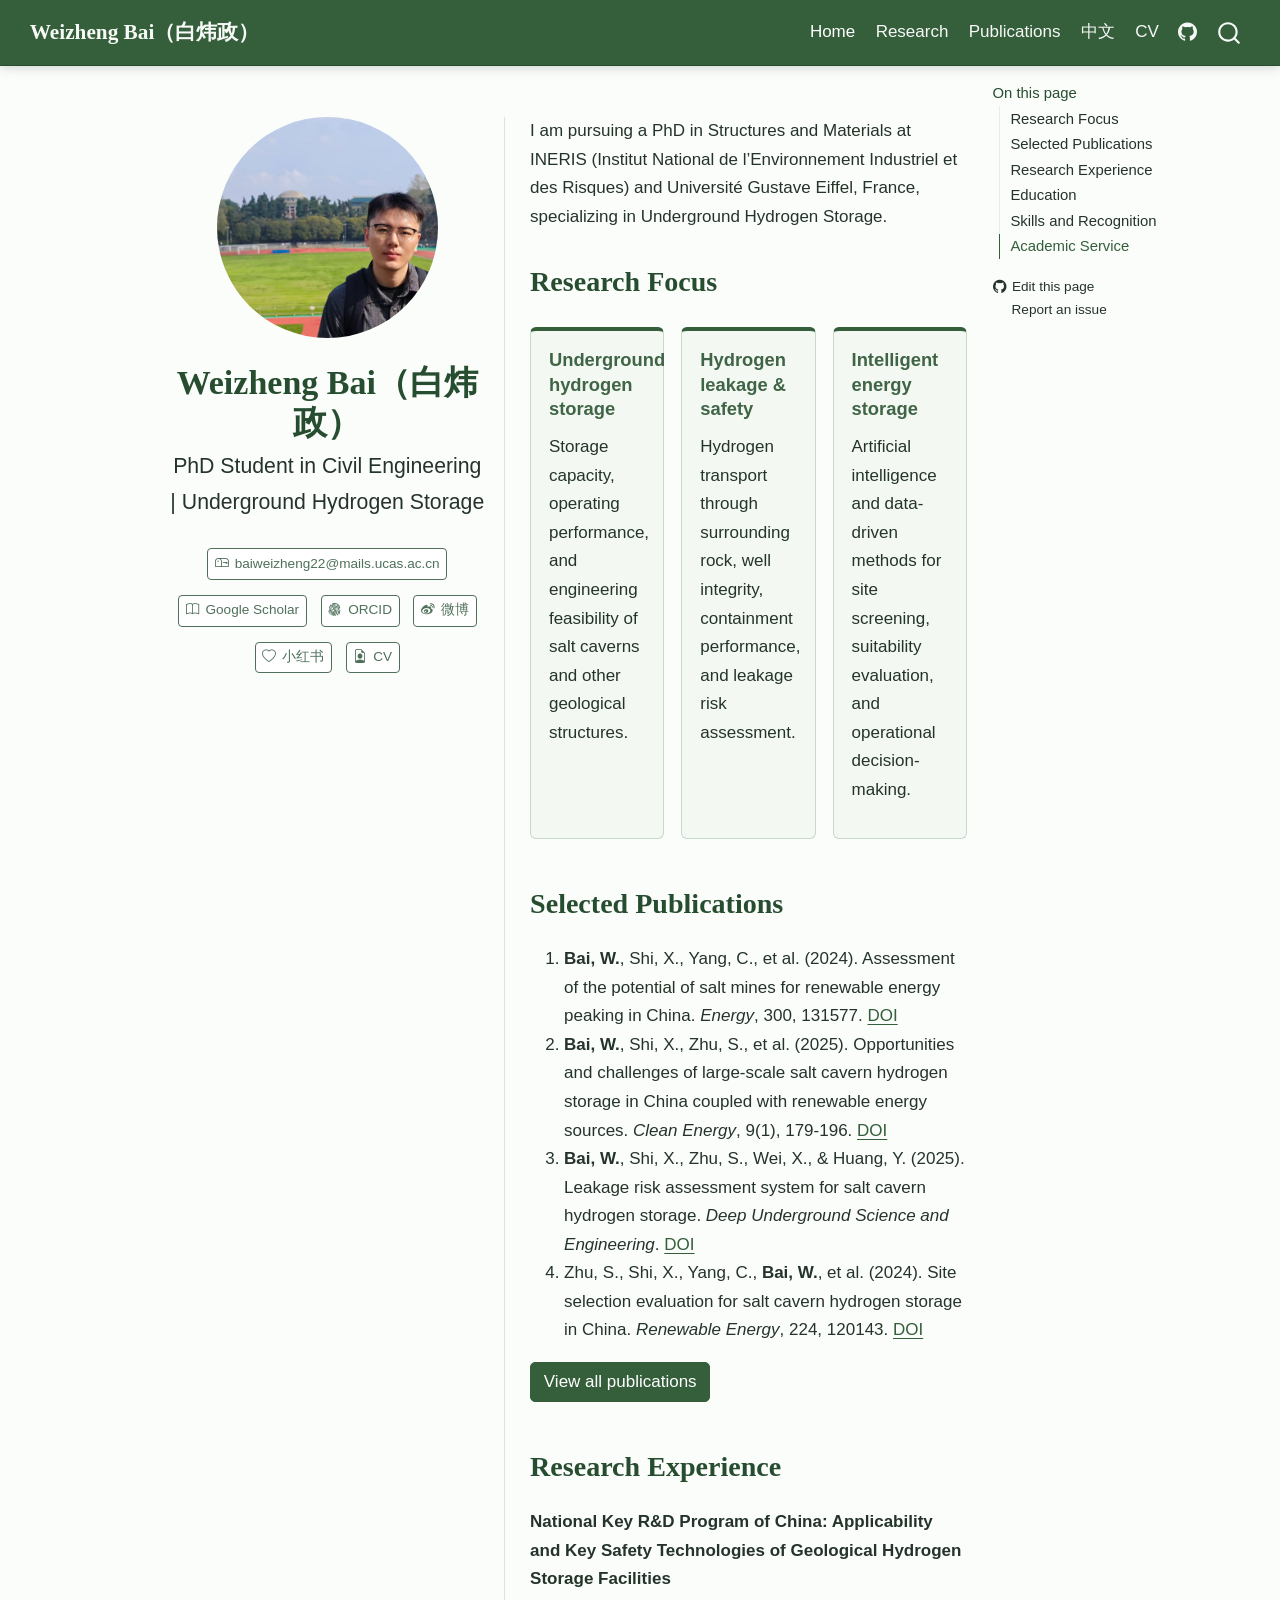
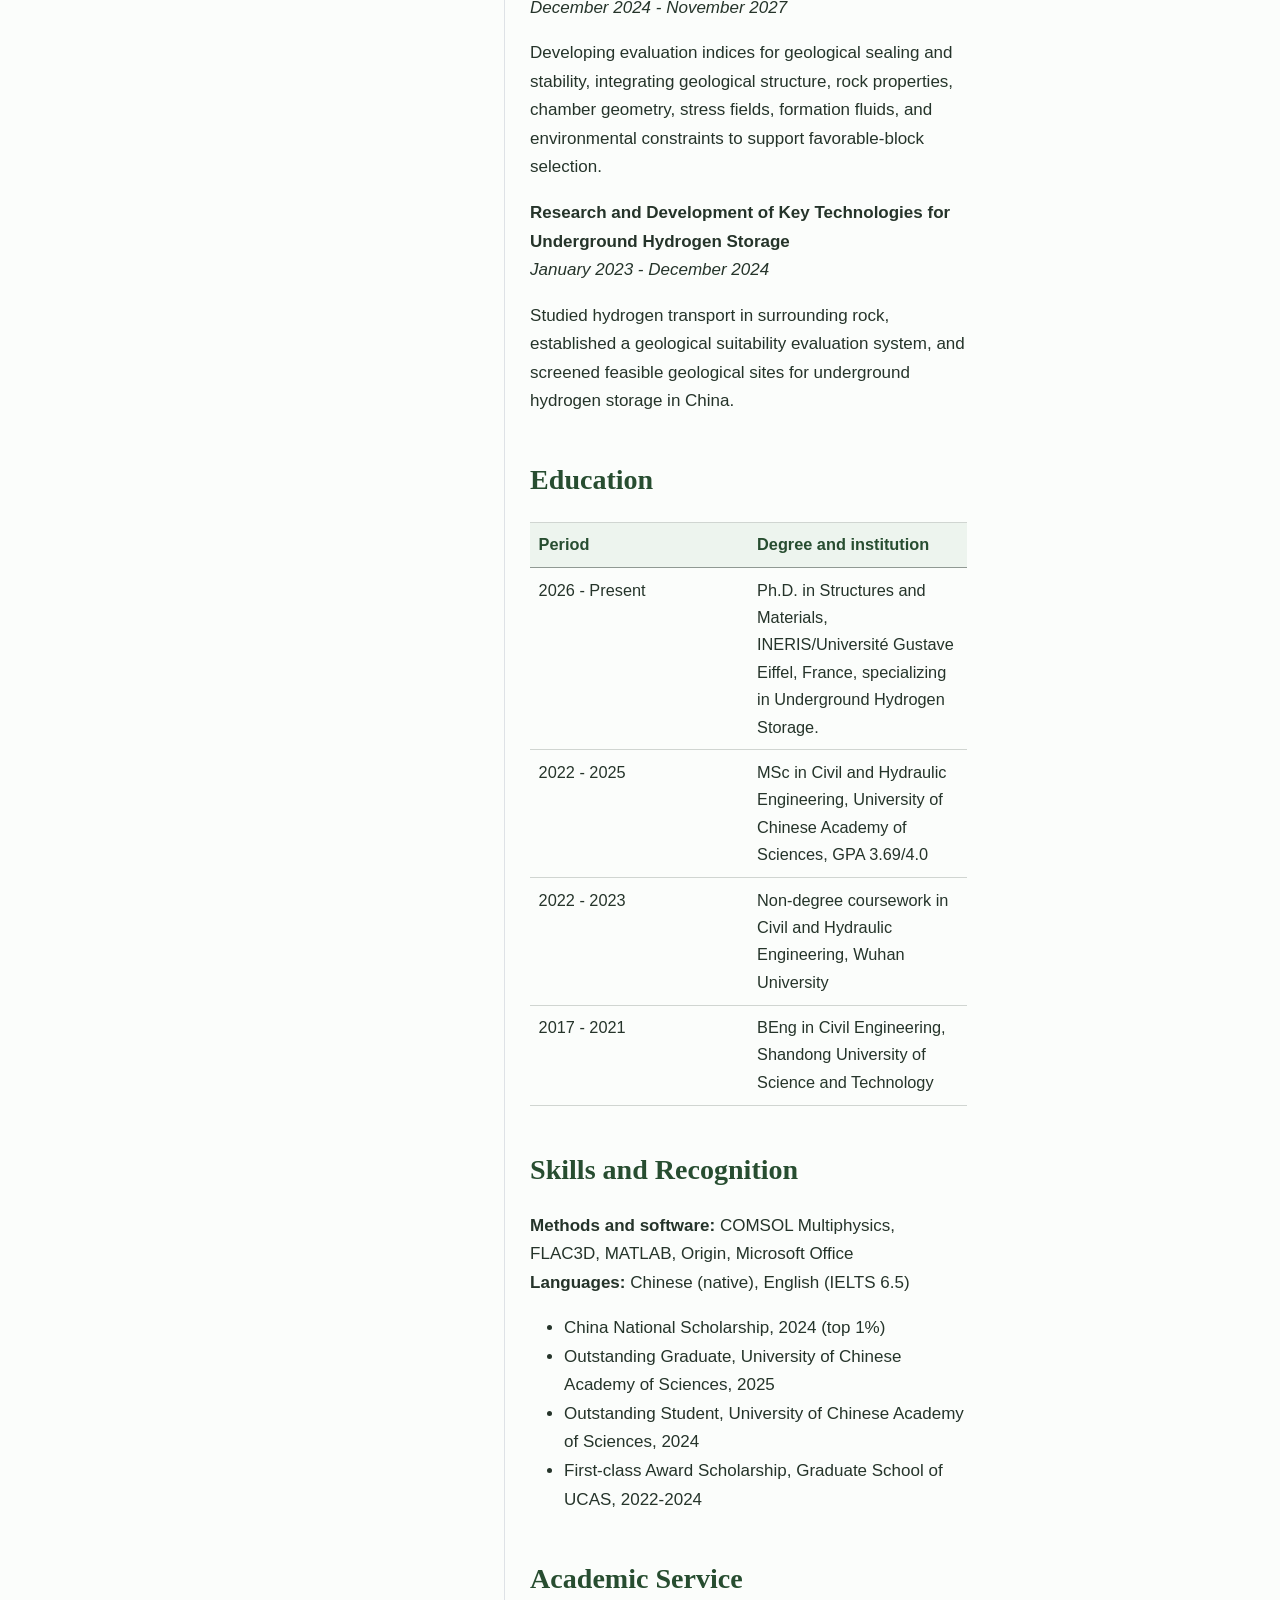
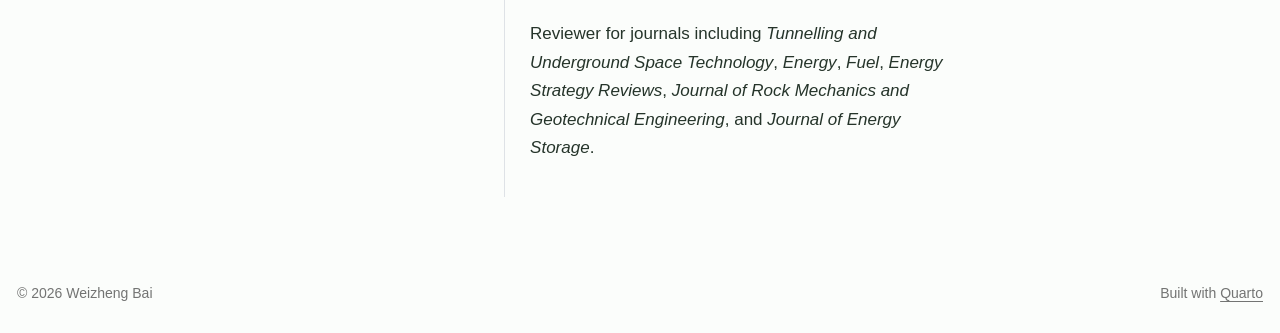
<file: docs/index.html>
<!DOCTYPE html>
<html xmlns="http://www.w3.org/1999/xhtml" lang="en" xml:lang="en"><head>

<meta charset="utf-8">
<meta name="generator" content="quarto-1.9.38">

<meta name="viewport" content="width=device-width, initial-scale=1.0, user-scalable=yes">

<meta name="keywords" content="Weizheng Bai, 白炜政, underground hydrogen storage, salt cavern, geomechanics, hydrogen seepage, energy storage">
<meta name="description" content="Weizheng Bai（白炜政） researches underground hydrogen storage, salt cavern geomechanics, hydrogen seepage, leakage safety, and intelligent energy storage.">

<title>Weizheng Bai（白炜政）</title>
<style>
/* Default styles provided by pandoc.
** See https://pandoc.org/MANUAL.html#variables-for-html for config info.
*/
code{white-space: pre-wrap;}
span.smallcaps{font-variant: small-caps;}
div.columns{display: flex; gap: min(4vw, 1.5em);}
div.column{flex: auto; overflow-x: auto;}
div.hanging-indent{margin-left: 1.5em; text-indent: -1.5em;}
ul.task-list{list-style: none;}
ul.task-list li input[type="checkbox"] {
  width: 0.8em;
  margin: 0 0.8em 0.2em -1em; /* quarto-specific, see https://github.com/quarto-dev/quarto-cli/issues/4556 */ 
  vertical-align: middle;
}
</style>


<script src="site_libs/quarto-nav/quarto-nav.js"></script>
<script src="site_libs/clipboard/clipboard.min.js"></script>
<script src="site_libs/quarto-search/autocomplete.umd.js"></script>
<script src="site_libs/quarto-search/fuse.min.js"></script>
<script src="site_libs/quarto-search/quarto-search.js"></script>
<meta name="quarto:offset" content="./">
<link href="./images/bio-photo.jpg" rel="icon" type="image/jpeg">
<script src="site_libs/quarto-html/quarto.js" type="module"></script>
<script src="site_libs/quarto-html/tabsets/tabsets.js" type="module"></script>
<script src="site_libs/quarto-html/popper.min.js"></script>
<script src="site_libs/quarto-html/tippy.umd.min.js"></script>
<link href="site_libs/quarto-html/tippy.css" rel="stylesheet">
<link href="site_libs/quarto-html/quarto-syntax-highlighting-15634bcf2e68342d4ad2dfa704d543f6.css" rel="stylesheet" id="quarto-text-highlighting-styles">
<script src="site_libs/bootstrap/bootstrap.min.js"></script>
<link href="site_libs/bootstrap/bootstrap-icons.css" rel="stylesheet">
<link href="site_libs/bootstrap/bootstrap-5c161792f7495e642f3abe09963fc588.min.css" rel="stylesheet" append-hash="true" id="quarto-bootstrap" data-mode="light">
<script id="quarto-search-options" type="application/json">{
  "location": "navbar",
  "copy-button": false,
  "collapse-after": 3,
  "panel-placement": "end",
  "type": "overlay",
  "limit": 50,
  "keyboard-shortcut": [
    "f",
    "/",
    "s"
  ],
  "show-item-context": false,
  "language": {
    "search-no-results-text": "No results",
    "search-matching-documents-text": "matching documents",
    "search-copy-link-title": "Copy link to search",
    "search-hide-matches-text": "Hide additional matches",
    "search-more-match-text": "more match in this document",
    "search-more-matches-text": "more matches in this document",
    "search-clear-button-title": "Clear",
    "search-text-placeholder": "",
    "search-detached-cancel-button-title": "Cancel",
    "search-submit-button-title": "Submit",
    "search-label": "Search"
  }
}</script>
<style>html{ scroll-behavior: smooth; }</style>


<meta property="og:title" content="Weizheng Bai（白炜政）">
<meta property="og:description" content="Weizheng Bai（白炜政） researches underground hydrogen storage, salt cavern geomechanics, hydrogen seepage, leakage safety, and intelligent energy storage.">
<meta property="og:image" content="https://lesliewhitebai.github.io/Weizheng-Bai/images/bio-photo.jpg">
<meta property="og:site_name" content="Weizheng Bai（白炜政）">
</head>

<body class="nav-fixed quarto-light">

<div id="quarto-search-results"></div>
  <header id="quarto-header" class="headroom fixed-top">
    <nav class="navbar navbar-expand-lg " data-bs-theme="dark">
      <div class="navbar-container container-fluid">
      <div class="navbar-brand-container mx-auto">
    <a class="navbar-brand" href="./index.html">
    <span class="navbar-title">Weizheng Bai（白炜政）</span>
    </a>
  </div>
            <div id="quarto-search" class="" title="Search"></div>
          <button class="navbar-toggler" type="button" data-bs-toggle="collapse" data-bs-target="#navbarCollapse" aria-controls="navbarCollapse" role="menu" aria-expanded="false" aria-label="Toggle navigation" onclick="if (window.quartoToggleHeadroom) { window.quartoToggleHeadroom(); }">
  <span class="navbar-toggler-icon"></span>
</button>
          <div class="collapse navbar-collapse" id="navbarCollapse">
            <ul class="navbar-nav navbar-nav-scroll ms-auto">
  <li class="nav-item">
    <a class="nav-link active" href="./index.html" aria-current="page"> 
<span class="menu-text">Home</span></a>
  </li>  
  <li class="nav-item">
    <a class="nav-link" href="./research.html"> 
<span class="menu-text">Research</span></a>
  </li>  
  <li class="nav-item">
    <a class="nav-link" href="./publications.html"> 
<span class="menu-text">Publications</span></a>
  </li>  
  <li class="nav-item">
    <a class="nav-link" href="./Chinese.html"> 
<span class="menu-text">中文</span></a>
  </li>  
  <li class="nav-item">
    <a class="nav-link" href="./CV.pdf"> 
<span class="menu-text">CV</span></a>
  </li>  
  <li class="nav-item compact">
    <a class="nav-link" href="https://github.com/LeslieWhiteBai"> <i class="bi bi-github" role="img" aria-label="GitHub">
</i> 
<span class="menu-text"></span></a>
  </li>  
</ul>
          </div> <!-- /navcollapse -->
            <div class="quarto-navbar-tools">
</div>
      </div> <!-- /container-fluid -->
    </nav>
</header>
<!-- content -->
<div id="quarto-content" class="quarto-container page-columns page-rows-contents page-layout-article page-navbar">
<!-- sidebar -->
<!-- margin-sidebar -->
    <div id="quarto-margin-sidebar" class="sidebar margin-sidebar">
        <nav id="TOC" role="doc-toc" class="toc-active">
    <h2 id="toc-title">On this page</h2>
  <ul class="collapse">
  <li><a href="#research-focus" id="toc-research-focus" class="nav-link active" data-scroll-target="#research-focus">Research Focus</a></li>
  <li><a href="#selected-publications" id="toc-selected-publications" class="nav-link" data-scroll-target="#selected-publications">Selected Publications</a></li>
  <li><a href="#research-experience" id="toc-research-experience" class="nav-link" data-scroll-target="#research-experience">Research Experience</a></li>
  <li><a href="#education" id="toc-education" class="nav-link" data-scroll-target="#education">Education</a></li>
  <li><a href="#skills-and-recognition" id="toc-skills-and-recognition" class="nav-link" data-scroll-target="#skills-and-recognition">Skills and Recognition</a></li>
  <li><a href="#academic-service" id="toc-academic-service" class="nav-link" data-scroll-target="#academic-service">Academic Service</a></li>
  </ul>
<div class="toc-actions"><ul class="collapse"><li><a href="https://github.com/LeslieWhiteBai/Weizheng-Bai/edit/main/index.qmd" class="toc-action"><i class="bi bi-github"></i>Edit this page</a></li><li><a href="https://github.com/LeslieWhiteBai/Weizheng-Bai/issues/new" class="toc-action"><i class="bi empty"></i>Report an issue</a></li></ul></div></nav>
    </div>
<!-- main -->
<div class="quarto-about-trestles">
  <div class="about-entity">
    <img src="images/bio-photo.jpg" class="about-image
  round " style="height: 13em; width: 13em;">
<header id="title-block-header" class="quarto-title-block default">
<div class="quarto-title">
<h1 class="title">Weizheng Bai（白炜政）</h1>
<p class="subtitle lead">PhD Student in Civil Engineering | Underground Hydrogen Storage</p>
</div>
<div>
  <div class="description">
    Weizheng Bai（白炜政） researches underground hydrogen storage, salt cavern geomechanics, hydrogen seepage, leakage safety, and intelligent energy storage.
  </div>
</div>
<div class="quarto-title-meta">
  </div>
<div>
  <div class="keywords">
    <div class="block-title">Keywords</div>
    <p>Weizheng Bai, 白炜政, underground hydrogen storage, salt cavern, geomechanics, hydrogen seepage, energy storage</p>
  </div>
</div>
</header>
    <div class="about-links">
  <a href="mailto:baiweizheng22@mails.ucas.ac.cn" class="about-link" rel="" target="">
    <i class="bi bi-mailbox"></i>
     <span class="about-link-text">baiweizheng22@mails.ucas.ac.cn</span>
  </a>
  <a href="https://scholar.google.com/citations?user=vqyiqNgAAAAJ&amp;hl=zh-CN&amp;oi=ao" class="about-link" rel="" target="">
    <i class="bi bi-book"></i>
     <span class="about-link-text">Google Scholar</span>
  </a>
  <a href="https://orcid.org/0009-0000-6673-3838" class="about-link" rel="" target="">
    <i class="bi bi-fingerprint"></i>
     <span class="about-link-text">ORCID</span>
  </a>
  <a href="https://www.weibo.com/u/7817044578" class="about-link" rel="" target="">
    <i class="bi bi-sina-weibo"></i>
     <span class="about-link-text">微博</span>
  </a>
  <a href="https://www.xiaohongshu.com/user/profile/5e5fb0a70000000001007a88?xsec_token=AB3GLf7TV9coqTZ78EIzCEQmd9ubKKUJRaP2d9uN2umB8%3D&amp;xsec_source=pc_search" class="about-link" rel="" target="">
    <i class="bi bi-heart"></i>
     <span class="about-link-text">小红书</span>
  </a>
  <a href="https://lesliewhitebai.github.io/Weizheng-Bai/CV-Weizheng%20Bai.pdf" class="about-link" rel="" target="">
    <i class="bi bi-file-earmark-person"></i>
     <span class="about-link-text">CV</span>
  </a>
</div>
  </div>
  <div class="about-contents"><main class="content" id="quarto-document-content">

<p>I am pursuing a PhD in Structures and Materials at INERIS (Institut National de l’Environnement Industriel et des Risques) and Université Gustave Eiffel, France, specializing in Underground Hydrogen Storage.</p>
<section id="research-focus" class="level2">
<h2 data-anchor-id="research-focus">Research Focus</h2>
<div class="research-grid">
<section id="underground-hydrogen-storage" class="level3 research-card">
<h3 data-anchor-id="underground-hydrogen-storage">Underground hydrogen storage</h3>
<p>Storage capacity, operating performance, and engineering feasibility of salt caverns and other geological structures.</p>
</section>
<section id="hydrogen-leakage-safety" class="level3 research-card">
<h3 data-anchor-id="hydrogen-leakage-safety">Hydrogen leakage &amp; safety</h3>
<p>Hydrogen transport through surrounding rock, well integrity, containment performance, and leakage risk assessment.</p>
</section>
<section id="intelligent-energy-storage" class="level3 research-card">
<h3 data-anchor-id="intelligent-energy-storage">Intelligent energy storage</h3>
<p>Artificial intelligence and data-driven methods for site screening, suitability evaluation, and operational decision-making.</p>
</section>
</div>
</section>
<section id="selected-publications" class="level2">
<h2 data-anchor-id="selected-publications">Selected Publications</h2>
<ol type="1">
<li><strong>Bai, W.</strong>, Shi, X., Yang, C., et al.&nbsp;(2024). Assessment of the potential of salt mines for renewable energy peaking in China. <em>Energy</em>, 300, 131577. <a href="https://doi.org/10.1016/j.energy.2024.131577">DOI</a></li>
<li><strong>Bai, W.</strong>, Shi, X., Zhu, S., et al.&nbsp;(2025). Opportunities and challenges of large-scale salt cavern hydrogen storage in China coupled with renewable energy sources. <em>Clean Energy</em>, 9(1), 179-196. <a href="https://doi.org/10.1093/ce/zkae095">DOI</a></li>
<li><strong>Bai, W.</strong>, Shi, X., Zhu, S., Wei, X., &amp; Huang, Y. (2025). Leakage risk assessment system for salt cavern hydrogen storage. <em>Deep Underground Science and Engineering</em>. <a href="https://doi.org/10.1002/dug2.70011">DOI</a></li>
<li>Zhu, S., Shi, X., Yang, C., <strong>Bai, W.</strong>, et al.&nbsp;(2024). Site selection evaluation for salt cavern hydrogen storage in China. <em>Renewable Energy</em>, 224, 120143. <a href="https://doi.org/10.1016/j.renene.2024.120143">DOI</a></li>
</ol>
<p><a href="./publications.html" class="btn btn-primary">View all publications</a></p>
</section>
<section id="research-experience" class="level2">
<h2 data-anchor-id="research-experience">Research Experience</h2>
<p><strong>National Key R&amp;D Program of China: Applicability and Key Safety Technologies of Geological Hydrogen Storage Facilities</strong><br> <em>December 2024 - November 2027</em></p>
<p>Developing evaluation indices for geological sealing and stability, integrating geological structure, rock properties, chamber geometry, stress fields, formation fluids, and environmental constraints to support favorable-block selection.</p>
<p><strong>Research and Development of Key Technologies for Underground Hydrogen Storage</strong><br> <em>January 2023 - December 2024</em></p>
<p>Studied hydrogen transport in surrounding rock, established a geological suitability evaluation system, and screened feasible geological sites for underground hydrogen storage in China.</p>
</section>
<section id="education" class="level2">
<h2 data-anchor-id="education">Education</h2>
<table class="caption-top table">
<colgroup>
<col style="width: 50%">
<col style="width: 50%">
</colgroup>
<thead>
<tr class="header">
<th>Period</th>
<th>Degree and institution</th>
</tr>
</thead>
<tbody>
<tr class="odd">
<td>2026 - Present</td>
<td>Ph.D.&nbsp;in Structures and Materials, INERIS/Université Gustave Eiffel, France, specializing in Underground Hydrogen Storage.</td>
</tr>
<tr class="even">
<td>2022 - 2025</td>
<td>MSc in Civil and Hydraulic Engineering, University of Chinese Academy of Sciences, GPA 3.69/4.0</td>
</tr>
<tr class="odd">
<td>2022 - 2023</td>
<td>Non-degree coursework in Civil and Hydraulic Engineering, Wuhan University</td>
</tr>
<tr class="even">
<td>2017 - 2021</td>
<td>BEng in Civil Engineering, Shandong University of Science and Technology</td>
</tr>
</tbody>
</table>
</section>
<section id="skills-and-recognition" class="level2">
<h2 data-anchor-id="skills-and-recognition">Skills and Recognition</h2>
<p><strong>Methods and software:</strong> COMSOL Multiphysics, FLAC3D, MATLAB, Origin, Microsoft Office<br> <strong>Languages:</strong> Chinese (native), English (IELTS 6.5)</p>
<ul>
<li>China National Scholarship, 2024 (top 1%)</li>
<li>Outstanding Graduate, University of Chinese Academy of Sciences, 2025</li>
<li>Outstanding Student, University of Chinese Academy of Sciences, 2024</li>
<li>First-class Award Scholarship, Graduate School of UCAS, 2022-2024</li>
</ul>
</section>
<section id="academic-service" class="level2">
<h2 data-anchor-id="academic-service">Academic Service</h2>
<p>Reviewer for journals including <em>Tunnelling and Underground Space Technology</em>, <em>Energy</em>, <em>Fuel</em>, <em>Energy Strategy Reviews</em>, <em>Journal of Rock Mechanics and Geotechnical Engineering</em>, and <em>Journal of Energy Storage</em>.</p>


</section>
</main></div>
</div>
 <!-- /main -->
<script id="quarto-html-after-body" type="application/javascript">
  window.document.addEventListener("DOMContentLoaded", function (event) {
    const isCodeAnnotation = (el) => {
      for (const clz of el.classList) {
        if (clz.startsWith('code-annotation-')) {                     
          return true;
        }
      }
      return false;
    }
    const onCopySuccess = function(e) {
      // button target
      const button = e.trigger;
      // don't keep focus
      button.blur();
      // flash "checked"
      button.classList.add('code-copy-button-checked');
      var currentTitle = button.getAttribute("title");
      button.setAttribute("title", "Copied!");
      let tooltip;
      if (window.bootstrap) {
        button.setAttribute("data-bs-toggle", "tooltip");
        button.setAttribute("data-bs-placement", "left");
        button.setAttribute("data-bs-title", "Copied!");
        tooltip = new bootstrap.Tooltip(button, 
          { trigger: "manual", 
            customClass: "code-copy-button-tooltip",
            offset: [0, -8]});
        tooltip.show();    
      }
      setTimeout(function() {
        if (tooltip) {
          tooltip.hide();
          button.removeAttribute("data-bs-title");
          button.removeAttribute("data-bs-toggle");
          button.removeAttribute("data-bs-placement");
        }
        button.setAttribute("title", currentTitle);
        button.classList.remove('code-copy-button-checked');
      }, 1000);
      // clear code selection
      e.clearSelection();
    }
    const getTextToCopy = function(trigger) {
      const outerScaffold = trigger.parentElement.cloneNode(true);
      const codeEl = outerScaffold.querySelector('code');
      for (const childEl of codeEl.children) {
        if (isCodeAnnotation(childEl)) {
          childEl.remove();
        }
      }
      return codeEl.innerText;
    }
    const clipboard = new window.ClipboardJS('.code-copy-button:not([data-in-quarto-modal])', {
      text: getTextToCopy
    });
    clipboard.on('success', onCopySuccess);
    if (window.document.getElementById('quarto-embedded-source-code-modal')) {
      const clipboardModal = new window.ClipboardJS('.code-copy-button[data-in-quarto-modal]', {
        text: getTextToCopy,
        container: window.document.getElementById('quarto-embedded-source-code-modal')
      });
      clipboardModal.on('success', onCopySuccess);
    }
      var localhostRegex = new RegExp(/^(?:http|https):\/\/localhost\:?[0-9]*\//);
      var mailtoRegex = new RegExp(/^mailto:/);
        var filterRegex = new RegExp("https:\/\/lesliewhitebai\.github\.io\/Weizheng-Bai\/");
      var isInternal = (href) => {
          return filterRegex.test(href) || localhostRegex.test(href) || mailtoRegex.test(href);
      }
      // Inspect non-navigation links and adorn them if external
     var links = window.document.querySelectorAll('a[href]:not(.nav-link):not(.navbar-brand):not(.toc-action):not(.sidebar-link):not(.sidebar-item-toggle):not(.pagination-link):not(.no-external):not([aria-hidden]):not(.dropdown-item):not(.quarto-navigation-tool):not(.about-link)');
      for (var i=0; i<links.length; i++) {
        const link = links[i];
        if (!isInternal(link.href)) {
          // undo the damage that might have been done by quarto-nav.js in the case of
          // links that we want to consider external
          if (link.dataset.originalHref !== undefined) {
            link.href = link.dataset.originalHref;
          }
            // target, if specified
            link.setAttribute("target", "_blank");
            if (link.getAttribute("rel") === null) {
              link.setAttribute("rel", "noopener");
            }
        }
      }
    function tippyHover(el, contentFn, onTriggerFn, onUntriggerFn) {
      const config = {
        allowHTML: true,
        maxWidth: 500,
        delay: 100,
        arrow: false,
        appendTo: function(el) {
            return el.parentElement;
        },
        interactive: true,
        interactiveBorder: 10,
        theme: 'quarto',
        placement: 'bottom-start',
      };
      if (contentFn) {
        config.content = contentFn;
      }
      if (onTriggerFn) {
        config.onTrigger = onTriggerFn;
      }
      if (onUntriggerFn) {
        config.onUntrigger = onUntriggerFn;
      }
      window.tippy(el, config); 
    }
    const noterefs = window.document.querySelectorAll('a[role="doc-noteref"]');
    for (var i=0; i<noterefs.length; i++) {
      const ref = noterefs[i];
      tippyHover(ref, function() {
        // use id or data attribute instead here
        let href = ref.getAttribute('data-footnote-href') || ref.getAttribute('href');
        try { href = new URL(href).hash; } catch {}
        const id = href.replace(/^#\/?/, "");
        const note = window.document.getElementById(id);
        if (note) {
          return note.innerHTML;
        } else {
          return "";
        }
      });
    }
    const xrefs = window.document.querySelectorAll('a.quarto-xref');
    const processXRef = (id, note) => {
      // Strip column container classes
      const stripColumnClz = (el) => {
        el.classList.remove("page-full", "page-columns");
        if (el.children) {
          for (const child of el.children) {
            stripColumnClz(child);
          }
        }
      }
      stripColumnClz(note)
      if (id === null || id.startsWith('sec-')) {
        // Special case sections, only their first couple elements
        const container = document.createElement("div");
        if (note.children && note.children.length > 2) {
          container.appendChild(note.children[0].cloneNode(true));
          for (let i = 1; i < note.children.length; i++) {
            const child = note.children[i];
            if (child.tagName === "P" && child.innerText === "") {
              continue;
            } else {
              container.appendChild(child.cloneNode(true));
              break;
            }
          }
          if (window.Quarto?.typesetMath) {
            window.Quarto.typesetMath(container);
          }
          return container.innerHTML
        } else {
          if (window.Quarto?.typesetMath) {
            window.Quarto.typesetMath(note);
          }
          return note.innerHTML;
        }
      } else {
        // Remove any anchor links if they are present
        const anchorLink = note.querySelector('a.anchorjs-link');
        if (anchorLink) {
          anchorLink.remove();
        }
        if (window.Quarto?.typesetMath) {
          window.Quarto.typesetMath(note);
        }
        if (note.classList.contains("callout")) {
          return note.outerHTML;
        } else {
          return note.innerHTML;
        }
      }
    }
    for (var i=0; i<xrefs.length; i++) {
      const xref = xrefs[i];
      tippyHover(xref, undefined, function(instance) {
        instance.disable();
        let url = xref.getAttribute('href');
        let hash = undefined; 
        if (url.startsWith('#')) {
          hash = url;
        } else {
          try { hash = new URL(url).hash; } catch {}
        }
        if (hash) {
          const id = hash.replace(/^#\/?/, "");
          const note = window.document.getElementById(id);
          if (note !== null) {
            try {
              const html = processXRef(id, note.cloneNode(true));
              instance.setContent(html);
            } finally {
              instance.enable();
              instance.show();
            }
          } else {
            // See if we can fetch this
            fetch(url.split('#')[0])
            .then(res => res.text())
            .then(html => {
              const parser = new DOMParser();
              const htmlDoc = parser.parseFromString(html, "text/html");
              const note = htmlDoc.getElementById(id);
              if (note !== null) {
                const html = processXRef(id, note);
                instance.setContent(html);
              } 
            }).finally(() => {
              instance.enable();
              instance.show();
            });
          }
        } else {
          // See if we can fetch a full url (with no hash to target)
          // This is a special case and we should probably do some content thinning / targeting
          fetch(url)
          .then(res => res.text())
          .then(html => {
            const parser = new DOMParser();
            const htmlDoc = parser.parseFromString(html, "text/html");
            const note = htmlDoc.querySelector('main.content');
            if (note !== null) {
              // This should only happen for chapter cross references
              // (since there is no id in the URL)
              // remove the first header
              if (note.children.length > 0 && note.children[0].tagName === "HEADER") {
                note.children[0].remove();
              }
              const html = processXRef(null, note);
              instance.setContent(html);
            } 
          }).finally(() => {
            instance.enable();
            instance.show();
          });
        }
      }, function(instance) {
      });
    }
        let selectedAnnoteEl;
        const selectorForAnnotation = ( cell, annotation) => {
          let cellAttr = 'data-code-cell="' + cell + '"';
          let lineAttr = 'data-code-annotation="' +  annotation + '"';
          const selector = 'span[' + cellAttr + '][' + lineAttr + ']';
          return selector;
        }
        const selectCodeLines = (annoteEl) => {
          const doc = window.document;
          const targetCell = annoteEl.getAttribute("data-target-cell");
          const targetAnnotation = annoteEl.getAttribute("data-target-annotation");
          const annoteSpan = window.document.querySelector(selectorForAnnotation(targetCell, targetAnnotation));
          const lines = annoteSpan.getAttribute("data-code-lines").split(",");
          const lineIds = lines.map((line) => {
            return targetCell + "-" + line;
          })
          let top = null;
          let height = null;
          let parent = null;
          if (lineIds.length > 0) {
              //compute the position of the single el (top and bottom and make a div)
              const el = window.document.getElementById(lineIds[0]);
              top = el.offsetTop;
              height = el.offsetHeight;
              parent = el.parentElement.parentElement;
            if (lineIds.length > 1) {
              const lastEl = window.document.getElementById(lineIds[lineIds.length - 1]);
              const bottom = lastEl.offsetTop + lastEl.offsetHeight;
              height = bottom - top;
            }
            if (top !== null && height !== null && parent !== null) {
              // cook up a div (if necessary) and position it 
              let div = window.document.getElementById("code-annotation-line-highlight");
              if (div === null) {
                div = window.document.createElement("div");
                div.setAttribute("id", "code-annotation-line-highlight");
                div.style.position = 'absolute';
                parent.appendChild(div);
              }
              div.style.top = top - 2 + "px";
              div.style.height = height + 4 + "px";
              div.style.left = 0;
              let gutterDiv = window.document.getElementById("code-annotation-line-highlight-gutter");
              if (gutterDiv === null) {
                gutterDiv = window.document.createElement("div");
                gutterDiv.setAttribute("id", "code-annotation-line-highlight-gutter");
                gutterDiv.style.position = 'absolute';
                const codeCell = window.document.getElementById(targetCell);
                const gutter = codeCell.querySelector('.code-annotation-gutter');
                gutter.appendChild(gutterDiv);
              }
              gutterDiv.style.top = top - 2 + "px";
              gutterDiv.style.height = height + 4 + "px";
            }
            selectedAnnoteEl = annoteEl;
          }
        };
        const unselectCodeLines = () => {
          const elementsIds = ["code-annotation-line-highlight", "code-annotation-line-highlight-gutter"];
          elementsIds.forEach((elId) => {
            const div = window.document.getElementById(elId);
            if (div) {
              div.remove();
            }
          });
          selectedAnnoteEl = undefined;
        };
          // Handle positioning of the toggle
      window.addEventListener(
        "resize",
        throttle(() => {
          elRect = undefined;
          if (selectedAnnoteEl) {
            selectCodeLines(selectedAnnoteEl);
          }
        }, 10)
      );
      function throttle(fn, ms) {
      let throttle = false;
      let timer;
        return (...args) => {
          if(!throttle) { // first call gets through
              fn.apply(this, args);
              throttle = true;
          } else { // all the others get throttled
              if(timer) clearTimeout(timer); // cancel #2
              timer = setTimeout(() => {
                fn.apply(this, args);
                timer = throttle = false;
              }, ms);
          }
        };
      }
        // Attach click handler to the DT
        const annoteDls = window.document.querySelectorAll('dt[data-target-cell]');
        for (const annoteDlNode of annoteDls) {
          annoteDlNode.addEventListener('click', (event) => {
            const clickedEl = event.target;
            if (clickedEl !== selectedAnnoteEl) {
              unselectCodeLines();
              const activeEl = window.document.querySelector('dt[data-target-cell].code-annotation-active');
              if (activeEl) {
                activeEl.classList.remove('code-annotation-active');
              }
              selectCodeLines(clickedEl);
              clickedEl.classList.add('code-annotation-active');
            } else {
              // Unselect the line
              unselectCodeLines();
              clickedEl.classList.remove('code-annotation-active');
            }
          });
        }
    const findCites = (el) => {
      const parentEl = el.parentElement;
      if (parentEl) {
        const cites = parentEl.dataset.cites;
        if (cites) {
          return {
            el,
            cites: cites.split(' ')
          };
        } else {
          return findCites(el.parentElement)
        }
      } else {
        return undefined;
      }
    };
    var bibliorefs = window.document.querySelectorAll('a[role="doc-biblioref"]');
    for (var i=0; i<bibliorefs.length; i++) {
      const ref = bibliorefs[i];
      const citeInfo = findCites(ref);
      if (citeInfo) {
        tippyHover(citeInfo.el, function() {
          var popup = window.document.createElement('div');
          citeInfo.cites.forEach(function(cite) {
            var citeDiv = window.document.createElement('div');
            citeDiv.classList.add('hanging-indent');
            citeDiv.classList.add('csl-entry');
            var biblioDiv = window.document.getElementById('ref-' + cite);
            if (biblioDiv) {
              citeDiv.innerHTML = biblioDiv.innerHTML;
            }
            popup.appendChild(citeDiv);
          });
          return popup.innerHTML;
        });
      }
    }
  });
  </script>
</div> <!-- /content -->
<footer class="footer">
  <div class="nav-footer">
    <div class="nav-footer-left">
<p>© 2026 Weizheng Bai</p>
</div>   
    <div class="nav-footer-center">
      &nbsp;
    <div class="toc-actions d-sm-block d-md-none"><ul><li><a href="https://github.com/LeslieWhiteBai/Weizheng-Bai/edit/main/index.qmd" class="toc-action"><i class="bi bi-github"></i>Edit this page</a></li><li><a href="https://github.com/LeslieWhiteBai/Weizheng-Bai/issues/new" class="toc-action"><i class="bi empty"></i>Report an issue</a></li></ul></div></div>
    <div class="nav-footer-right">
<p>Built with <a href="https://quarto.org/">Quarto</a></p>
</div>
  </div>
</footer>




<script src="site_libs/quarto-html/zenscroll-min.js"></script>
</body></html>
</file>
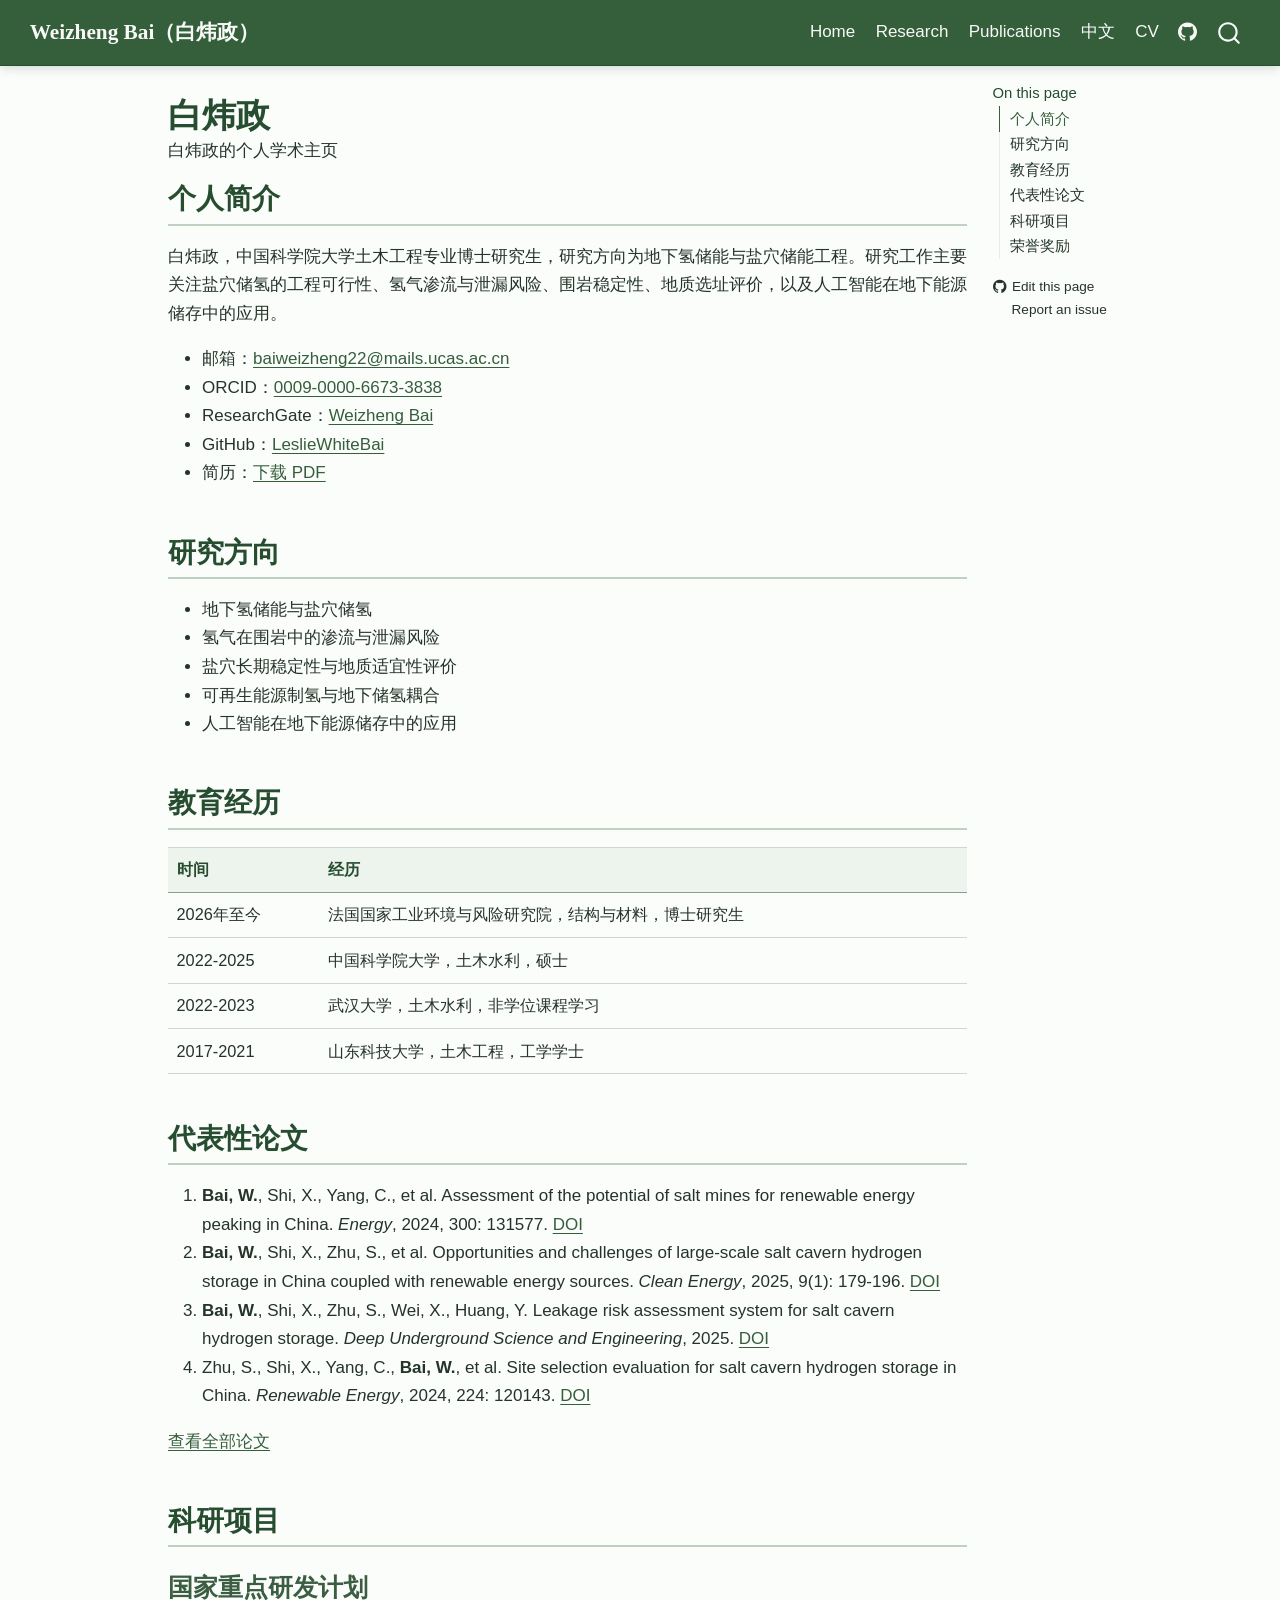
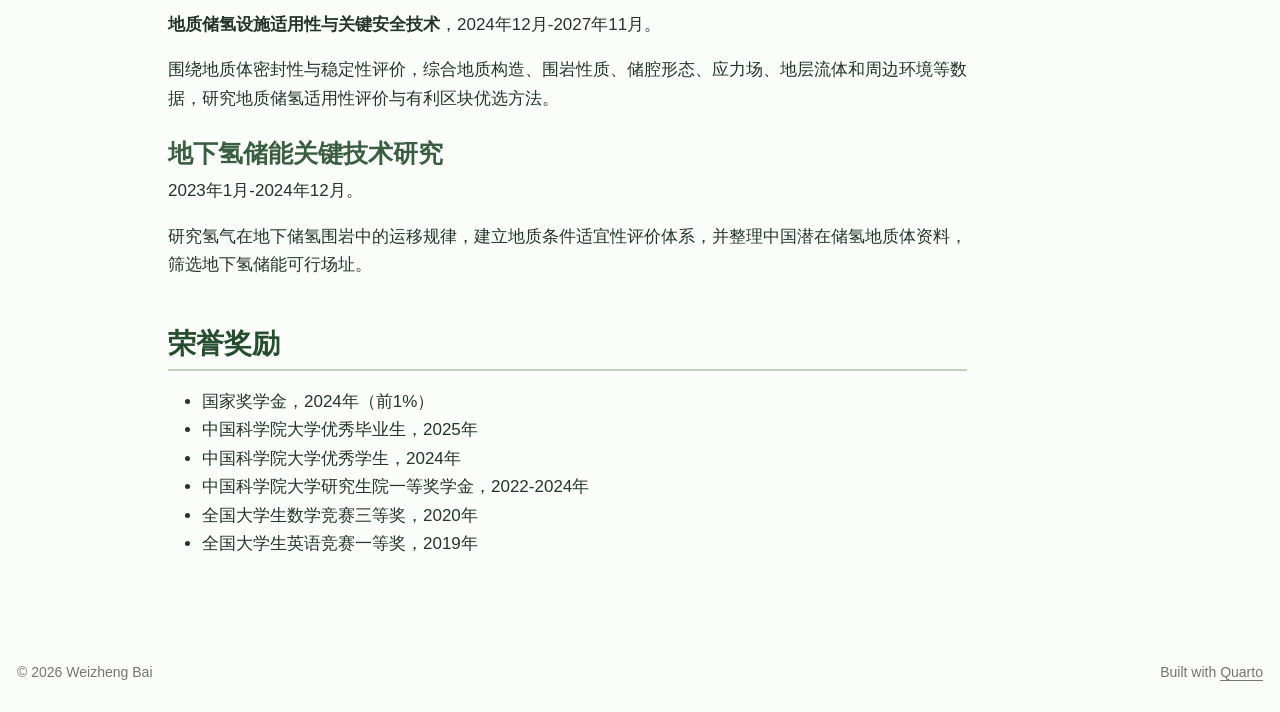
<file: docs/Chinese.html>
<!DOCTYPE html>
<html xmlns="http://www.w3.org/1999/xhtml" lang="en" xml:lang="en"><head>

<meta charset="utf-8">
<meta name="generator" content="quarto-1.9.38">

<meta name="viewport" content="width=device-width, initial-scale=1.0, user-scalable=yes">

<meta name="description" content="白炜政的个人学术主页">

<title>白炜政 – Weizheng Bai（白炜政）</title>
<style>
/* Default styles provided by pandoc.
** See https://pandoc.org/MANUAL.html#variables-for-html for config info.
*/
code{white-space: pre-wrap;}
span.smallcaps{font-variant: small-caps;}
div.columns{display: flex; gap: min(4vw, 1.5em);}
div.column{flex: auto; overflow-x: auto;}
div.hanging-indent{margin-left: 1.5em; text-indent: -1.5em;}
ul.task-list{list-style: none;}
ul.task-list li input[type="checkbox"] {
  width: 0.8em;
  margin: 0 0.8em 0.2em -1em; /* quarto-specific, see https://github.com/quarto-dev/quarto-cli/issues/4556 */ 
  vertical-align: middle;
}
</style>


<script src="site_libs/quarto-nav/quarto-nav.js"></script>
<script src="site_libs/clipboard/clipboard.min.js"></script>
<script src="site_libs/quarto-search/autocomplete.umd.js"></script>
<script src="site_libs/quarto-search/fuse.min.js"></script>
<script src="site_libs/quarto-search/quarto-search.js"></script>
<meta name="quarto:offset" content="./">
<link href="./images/bio-photo.jpg" rel="icon" type="image/jpeg">
<script src="site_libs/quarto-html/quarto.js" type="module"></script>
<script src="site_libs/quarto-html/tabsets/tabsets.js" type="module"></script>
<script src="site_libs/quarto-html/popper.min.js"></script>
<script src="site_libs/quarto-html/tippy.umd.min.js"></script>
<script src="site_libs/quarto-html/anchor.min.js"></script>
<link href="site_libs/quarto-html/tippy.css" rel="stylesheet">
<link href="site_libs/quarto-html/quarto-syntax-highlighting-15634bcf2e68342d4ad2dfa704d543f6.css" rel="stylesheet" id="quarto-text-highlighting-styles">
<script src="site_libs/bootstrap/bootstrap.min.js"></script>
<link href="site_libs/bootstrap/bootstrap-icons.css" rel="stylesheet">
<link href="site_libs/bootstrap/bootstrap-5c161792f7495e642f3abe09963fc588.min.css" rel="stylesheet" append-hash="true" id="quarto-bootstrap" data-mode="light">
<script id="quarto-search-options" type="application/json">{
  "location": "navbar",
  "copy-button": false,
  "collapse-after": 3,
  "panel-placement": "end",
  "type": "overlay",
  "limit": 50,
  "keyboard-shortcut": [
    "f",
    "/",
    "s"
  ],
  "show-item-context": false,
  "language": {
    "search-no-results-text": "No results",
    "search-matching-documents-text": "matching documents",
    "search-copy-link-title": "Copy link to search",
    "search-hide-matches-text": "Hide additional matches",
    "search-more-match-text": "more match in this document",
    "search-more-matches-text": "more matches in this document",
    "search-clear-button-title": "Clear",
    "search-text-placeholder": "",
    "search-detached-cancel-button-title": "Cancel",
    "search-submit-button-title": "Submit",
    "search-label": "Search"
  }
}</script>
<style>html{ scroll-behavior: smooth; }</style>


<meta property="og:title" content="白炜政 – Weizheng Bai（白炜政）">
<meta property="og:description" content="白炜政的个人学术主页">
<meta property="og:site_name" content="Weizheng Bai（白炜政）">
</head>

<body class="nav-fixed quarto-light">

<div id="quarto-search-results"></div>
  <header id="quarto-header" class="headroom fixed-top">
    <nav class="navbar navbar-expand-lg " data-bs-theme="dark">
      <div class="navbar-container container-fluid">
      <div class="navbar-brand-container mx-auto">
    <a class="navbar-brand" href="./index.html">
    <span class="navbar-title">Weizheng Bai（白炜政）</span>
    </a>
  </div>
            <div id="quarto-search" class="" title="Search"></div>
          <button class="navbar-toggler" type="button" data-bs-toggle="collapse" data-bs-target="#navbarCollapse" aria-controls="navbarCollapse" role="menu" aria-expanded="false" aria-label="Toggle navigation" onclick="if (window.quartoToggleHeadroom) { window.quartoToggleHeadroom(); }">
  <span class="navbar-toggler-icon"></span>
</button>
          <div class="collapse navbar-collapse" id="navbarCollapse">
            <ul class="navbar-nav navbar-nav-scroll ms-auto">
  <li class="nav-item">
    <a class="nav-link" href="./index.html"> 
<span class="menu-text">Home</span></a>
  </li>  
  <li class="nav-item">
    <a class="nav-link" href="./research.html"> 
<span class="menu-text">Research</span></a>
  </li>  
  <li class="nav-item">
    <a class="nav-link" href="./publications.html"> 
<span class="menu-text">Publications</span></a>
  </li>  
  <li class="nav-item">
    <a class="nav-link active" href="./Chinese.html" aria-current="page"> 
<span class="menu-text">中文</span></a>
  </li>  
  <li class="nav-item">
    <a class="nav-link" href="./CV.pdf"> 
<span class="menu-text">CV</span></a>
  </li>  
  <li class="nav-item compact">
    <a class="nav-link" href="https://github.com/LeslieWhiteBai"> <i class="bi bi-github" role="img" aria-label="GitHub">
</i> 
<span class="menu-text"></span></a>
  </li>  
</ul>
          </div> <!-- /navcollapse -->
            <div class="quarto-navbar-tools">
</div>
      </div> <!-- /container-fluid -->
    </nav>
</header>
<!-- content -->
<div id="quarto-content" class="quarto-container page-columns page-rows-contents page-layout-article page-navbar">
<!-- sidebar -->
<!-- margin-sidebar -->
    <div id="quarto-margin-sidebar" class="sidebar margin-sidebar">
        <nav id="TOC" role="doc-toc" class="toc-active">
    <h2 id="toc-title">On this page</h2>
   
  <ul class="collapse">
  <li><a href="#个人简介" id="toc-个人简介" class="nav-link active" data-scroll-target="#个人简介">个人简介</a></li>
  <li><a href="#研究方向" id="toc-研究方向" class="nav-link" data-scroll-target="#研究方向">研究方向</a></li>
  <li><a href="#教育经历" id="toc-教育经历" class="nav-link" data-scroll-target="#教育经历">教育经历</a></li>
  <li><a href="#代表性论文" id="toc-代表性论文" class="nav-link" data-scroll-target="#代表性论文">代表性论文</a></li>
  <li><a href="#科研项目" id="toc-科研项目" class="nav-link" data-scroll-target="#科研项目">科研项目</a></li>
  <li><a href="#荣誉奖励" id="toc-荣誉奖励" class="nav-link" data-scroll-target="#荣誉奖励">荣誉奖励</a></li>
  </ul>
<div class="toc-actions"><ul class="collapse"><li><a href="https://github.com/LeslieWhiteBai/Weizheng-Bai/edit/main/Chinese.qmd" class="toc-action"><i class="bi bi-github"></i>Edit this page</a></li><li><a href="https://github.com/LeslieWhiteBai/Weizheng-Bai/issues/new" class="toc-action"><i class="bi empty"></i>Report an issue</a></li></ul></div></nav>
    </div>
<!-- main -->
<main class="content" id="quarto-document-content">

<header id="title-block-header" class="quarto-title-block default">
<div class="quarto-title">
<h1 class="title">白炜政</h1>
</div>

<div>
  <div class="description">
    白炜政的个人学术主页
  </div>
</div>


<div class="quarto-title-meta">

    
  
    
  </div>
  


</header>


<section id="个人简介" class="level2">
<h2 class="anchored" data-anchor-id="个人简介">个人简介</h2>
<p>白炜政，中国科学院大学土木工程专业博士研究生，研究方向为地下氢储能与盐穴储能工程。研究工作主要关注盐穴储氢的工程可行性、氢气渗流与泄漏风险、围岩稳定性、地质选址评价，以及人工智能在地下能源储存中的应用。</p>
<ul>
<li>邮箱：<a href="mailto:baiweizheng22@mails.ucas.ac.cn">baiweizheng22@mails.ucas.ac.cn</a></li>
<li>ORCID：<a href="https://orcid.org/0009-0000-6673-3838">0009-0000-6673-3838</a></li>
<li>ResearchGate：<a href="https://www.researchgate.net/profile/Weizheng-Bai-2">Weizheng Bai</a></li>
<li>GitHub：<a href="https://github.com/LeslieWhiteBai">LeslieWhiteBai</a></li>
<li>简历：<a href="CV.pdf">下载 PDF</a></li>
</ul>
</section>
<section id="研究方向" class="level2">
<h2 class="anchored" data-anchor-id="研究方向">研究方向</h2>
<ul>
<li>地下氢储能与盐穴储氢</li>
<li>氢气在围岩中的渗流与泄漏风险</li>
<li>盐穴长期稳定性与地质适宜性评价</li>
<li>可再生能源制氢与地下储氢耦合</li>
<li>人工智能在地下能源储存中的应用</li>
</ul>
</section>
<section id="教育经历" class="level2">
<h2 class="anchored" data-anchor-id="教育经历">教育经历</h2>
<table class="caption-top table">
<thead>
<tr class="header">
<th>时间</th>
<th>经历</th>
</tr>
</thead>
<tbody>
<tr class="odd">
<td>2026年至今</td>
<td>法国国家工业环境与风险研究院，结构与材料，博士研究生</td>
</tr>
<tr class="even">
<td>2022-2025</td>
<td>中国科学院大学，土木水利，硕士</td>
</tr>
<tr class="odd">
<td>2022-2023</td>
<td>武汉大学，土木水利，非学位课程学习</td>
</tr>
<tr class="even">
<td>2017-2021</td>
<td>山东科技大学，土木工程，工学学士</td>
</tr>
</tbody>
</table>
</section>
<section id="代表性论文" class="level2">
<h2 class="anchored" data-anchor-id="代表性论文">代表性论文</h2>
<ol type="1">
<li><strong>Bai, W.</strong>, Shi, X., Yang, C., et al.&nbsp;Assessment of the potential of salt mines for renewable energy peaking in China. <em>Energy</em>, 2024, 300: 131577. <a href="https://doi.org/10.1016/j.energy.2024.131577">DOI</a></li>
<li><strong>Bai, W.</strong>, Shi, X., Zhu, S., et al.&nbsp;Opportunities and challenges of large-scale salt cavern hydrogen storage in China coupled with renewable energy sources. <em>Clean Energy</em>, 2025, 9(1): 179-196. <a href="https://doi.org/10.1093/ce/zkae095">DOI</a></li>
<li><strong>Bai, W.</strong>, Shi, X., Zhu, S., Wei, X., Huang, Y. Leakage risk assessment system for salt cavern hydrogen storage. <em>Deep Underground Science and Engineering</em>, 2025. <a href="https://doi.org/10.1002/dug2.70011">DOI</a></li>
<li>Zhu, S., Shi, X., Yang, C., <strong>Bai, W.</strong>, et al.&nbsp;Site selection evaluation for salt cavern hydrogen storage in China. <em>Renewable Energy</em>, 2024, 224: 120143. <a href="https://doi.org/10.1016/j.renene.2024.120143">DOI</a></li>
</ol>
<p><a href="./publications.html">查看全部论文</a></p>
</section>
<section id="科研项目" class="level2">
<h2 class="anchored" data-anchor-id="科研项目">科研项目</h2>
<section id="国家重点研发计划" class="level3">
<h3 class="anchored" data-anchor-id="国家重点研发计划">国家重点研发计划</h3>
<p><strong>地质储氢设施适用性与关键安全技术</strong>，2024年12月-2027年11月。</p>
<p>围绕地质体密封性与稳定性评价，综合地质构造、围岩性质、储腔形态、应力场、地层流体和周边环境等数据，研究地质储氢适用性评价与有利区块优选方法。</p>
</section>
<section id="地下氢储能关键技术研究" class="level3">
<h3 class="anchored" data-anchor-id="地下氢储能关键技术研究">地下氢储能关键技术研究</h3>
<p>2023年1月-2024年12月。</p>
<p>研究氢气在地下储氢围岩中的运移规律，建立地质条件适宜性评价体系，并整理中国潜在储氢地质体资料，筛选地下氢储能可行场址。</p>
</section>
</section>
<section id="荣誉奖励" class="level2">
<h2 class="anchored" data-anchor-id="荣誉奖励">荣誉奖励</h2>
<ul>
<li>国家奖学金，2024年（前1%）</li>
<li>中国科学院大学优秀毕业生，2025年</li>
<li>中国科学院大学优秀学生，2024年</li>
<li>中国科学院大学研究生院一等奖学金，2022-2024年</li>
<li>全国大学生数学竞赛三等奖，2020年</li>
<li>全国大学生英语竞赛一等奖，2019年</li>
</ul>


</section>

</main> <!-- /main -->
<script id="quarto-html-after-body" type="application/javascript">
  window.document.addEventListener("DOMContentLoaded", function (event) {
    const icon = "";
    const anchorJS = new window.AnchorJS();
    anchorJS.options = {
      placement: 'right',
      icon: icon
    };
    anchorJS.add('.anchored');
    const isCodeAnnotation = (el) => {
      for (const clz of el.classList) {
        if (clz.startsWith('code-annotation-')) {                     
          return true;
        }
      }
      return false;
    }
    const onCopySuccess = function(e) {
      // button target
      const button = e.trigger;
      // don't keep focus
      button.blur();
      // flash "checked"
      button.classList.add('code-copy-button-checked');
      var currentTitle = button.getAttribute("title");
      button.setAttribute("title", "Copied!");
      let tooltip;
      if (window.bootstrap) {
        button.setAttribute("data-bs-toggle", "tooltip");
        button.setAttribute("data-bs-placement", "left");
        button.setAttribute("data-bs-title", "Copied!");
        tooltip = new bootstrap.Tooltip(button, 
          { trigger: "manual", 
            customClass: "code-copy-button-tooltip",
            offset: [0, -8]});
        tooltip.show();    
      }
      setTimeout(function() {
        if (tooltip) {
          tooltip.hide();
          button.removeAttribute("data-bs-title");
          button.removeAttribute("data-bs-toggle");
          button.removeAttribute("data-bs-placement");
        }
        button.setAttribute("title", currentTitle);
        button.classList.remove('code-copy-button-checked');
      }, 1000);
      // clear code selection
      e.clearSelection();
    }
    const getTextToCopy = function(trigger) {
      const outerScaffold = trigger.parentElement.cloneNode(true);
      const codeEl = outerScaffold.querySelector('code');
      for (const childEl of codeEl.children) {
        if (isCodeAnnotation(childEl)) {
          childEl.remove();
        }
      }
      return codeEl.innerText;
    }
    const clipboard = new window.ClipboardJS('.code-copy-button:not([data-in-quarto-modal])', {
      text: getTextToCopy
    });
    clipboard.on('success', onCopySuccess);
    if (window.document.getElementById('quarto-embedded-source-code-modal')) {
      const clipboardModal = new window.ClipboardJS('.code-copy-button[data-in-quarto-modal]', {
        text: getTextToCopy,
        container: window.document.getElementById('quarto-embedded-source-code-modal')
      });
      clipboardModal.on('success', onCopySuccess);
    }
      var localhostRegex = new RegExp(/^(?:http|https):\/\/localhost\:?[0-9]*\//);
      var mailtoRegex = new RegExp(/^mailto:/);
        var filterRegex = new RegExp("https:\/\/lesliewhitebai\.github\.io\/Weizheng-Bai\/");
      var isInternal = (href) => {
          return filterRegex.test(href) || localhostRegex.test(href) || mailtoRegex.test(href);
      }
      // Inspect non-navigation links and adorn them if external
     var links = window.document.querySelectorAll('a[href]:not(.nav-link):not(.navbar-brand):not(.toc-action):not(.sidebar-link):not(.sidebar-item-toggle):not(.pagination-link):not(.no-external):not([aria-hidden]):not(.dropdown-item):not(.quarto-navigation-tool):not(.about-link)');
      for (var i=0; i<links.length; i++) {
        const link = links[i];
        if (!isInternal(link.href)) {
          // undo the damage that might have been done by quarto-nav.js in the case of
          // links that we want to consider external
          if (link.dataset.originalHref !== undefined) {
            link.href = link.dataset.originalHref;
          }
            // target, if specified
            link.setAttribute("target", "_blank");
            if (link.getAttribute("rel") === null) {
              link.setAttribute("rel", "noopener");
            }
        }
      }
    function tippyHover(el, contentFn, onTriggerFn, onUntriggerFn) {
      const config = {
        allowHTML: true,
        maxWidth: 500,
        delay: 100,
        arrow: false,
        appendTo: function(el) {
            return el.parentElement;
        },
        interactive: true,
        interactiveBorder: 10,
        theme: 'quarto',
        placement: 'bottom-start',
      };
      if (contentFn) {
        config.content = contentFn;
      }
      if (onTriggerFn) {
        config.onTrigger = onTriggerFn;
      }
      if (onUntriggerFn) {
        config.onUntrigger = onUntriggerFn;
      }
      window.tippy(el, config); 
    }
    const noterefs = window.document.querySelectorAll('a[role="doc-noteref"]');
    for (var i=0; i<noterefs.length; i++) {
      const ref = noterefs[i];
      tippyHover(ref, function() {
        // use id or data attribute instead here
        let href = ref.getAttribute('data-footnote-href') || ref.getAttribute('href');
        try { href = new URL(href).hash; } catch {}
        const id = href.replace(/^#\/?/, "");
        const note = window.document.getElementById(id);
        if (note) {
          return note.innerHTML;
        } else {
          return "";
        }
      });
    }
    const xrefs = window.document.querySelectorAll('a.quarto-xref');
    const processXRef = (id, note) => {
      // Strip column container classes
      const stripColumnClz = (el) => {
        el.classList.remove("page-full", "page-columns");
        if (el.children) {
          for (const child of el.children) {
            stripColumnClz(child);
          }
        }
      }
      stripColumnClz(note)
      if (id === null || id.startsWith('sec-')) {
        // Special case sections, only their first couple elements
        const container = document.createElement("div");
        if (note.children && note.children.length > 2) {
          container.appendChild(note.children[0].cloneNode(true));
          for (let i = 1; i < note.children.length; i++) {
            const child = note.children[i];
            if (child.tagName === "P" && child.innerText === "") {
              continue;
            } else {
              container.appendChild(child.cloneNode(true));
              break;
            }
          }
          if (window.Quarto?.typesetMath) {
            window.Quarto.typesetMath(container);
          }
          return container.innerHTML
        } else {
          if (window.Quarto?.typesetMath) {
            window.Quarto.typesetMath(note);
          }
          return note.innerHTML;
        }
      } else {
        // Remove any anchor links if they are present
        const anchorLink = note.querySelector('a.anchorjs-link');
        if (anchorLink) {
          anchorLink.remove();
        }
        if (window.Quarto?.typesetMath) {
          window.Quarto.typesetMath(note);
        }
        if (note.classList.contains("callout")) {
          return note.outerHTML;
        } else {
          return note.innerHTML;
        }
      }
    }
    for (var i=0; i<xrefs.length; i++) {
      const xref = xrefs[i];
      tippyHover(xref, undefined, function(instance) {
        instance.disable();
        let url = xref.getAttribute('href');
        let hash = undefined; 
        if (url.startsWith('#')) {
          hash = url;
        } else {
          try { hash = new URL(url).hash; } catch {}
        }
        if (hash) {
          const id = hash.replace(/^#\/?/, "");
          const note = window.document.getElementById(id);
          if (note !== null) {
            try {
              const html = processXRef(id, note.cloneNode(true));
              instance.setContent(html);
            } finally {
              instance.enable();
              instance.show();
            }
          } else {
            // See if we can fetch this
            fetch(url.split('#')[0])
            .then(res => res.text())
            .then(html => {
              const parser = new DOMParser();
              const htmlDoc = parser.parseFromString(html, "text/html");
              const note = htmlDoc.getElementById(id);
              if (note !== null) {
                const html = processXRef(id, note);
                instance.setContent(html);
              } 
            }).finally(() => {
              instance.enable();
              instance.show();
            });
          }
        } else {
          // See if we can fetch a full url (with no hash to target)
          // This is a special case and we should probably do some content thinning / targeting
          fetch(url)
          .then(res => res.text())
          .then(html => {
            const parser = new DOMParser();
            const htmlDoc = parser.parseFromString(html, "text/html");
            const note = htmlDoc.querySelector('main.content');
            if (note !== null) {
              // This should only happen for chapter cross references
              // (since there is no id in the URL)
              // remove the first header
              if (note.children.length > 0 && note.children[0].tagName === "HEADER") {
                note.children[0].remove();
              }
              const html = processXRef(null, note);
              instance.setContent(html);
            } 
          }).finally(() => {
            instance.enable();
            instance.show();
          });
        }
      }, function(instance) {
      });
    }
        let selectedAnnoteEl;
        const selectorForAnnotation = ( cell, annotation) => {
          let cellAttr = 'data-code-cell="' + cell + '"';
          let lineAttr = 'data-code-annotation="' +  annotation + '"';
          const selector = 'span[' + cellAttr + '][' + lineAttr + ']';
          return selector;
        }
        const selectCodeLines = (annoteEl) => {
          const doc = window.document;
          const targetCell = annoteEl.getAttribute("data-target-cell");
          const targetAnnotation = annoteEl.getAttribute("data-target-annotation");
          const annoteSpan = window.document.querySelector(selectorForAnnotation(targetCell, targetAnnotation));
          const lines = annoteSpan.getAttribute("data-code-lines").split(",");
          const lineIds = lines.map((line) => {
            return targetCell + "-" + line;
          })
          let top = null;
          let height = null;
          let parent = null;
          if (lineIds.length > 0) {
              //compute the position of the single el (top and bottom and make a div)
              const el = window.document.getElementById(lineIds[0]);
              top = el.offsetTop;
              height = el.offsetHeight;
              parent = el.parentElement.parentElement;
            if (lineIds.length > 1) {
              const lastEl = window.document.getElementById(lineIds[lineIds.length - 1]);
              const bottom = lastEl.offsetTop + lastEl.offsetHeight;
              height = bottom - top;
            }
            if (top !== null && height !== null && parent !== null) {
              // cook up a div (if necessary) and position it 
              let div = window.document.getElementById("code-annotation-line-highlight");
              if (div === null) {
                div = window.document.createElement("div");
                div.setAttribute("id", "code-annotation-line-highlight");
                div.style.position = 'absolute';
                parent.appendChild(div);
              }
              div.style.top = top - 2 + "px";
              div.style.height = height + 4 + "px";
              div.style.left = 0;
              let gutterDiv = window.document.getElementById("code-annotation-line-highlight-gutter");
              if (gutterDiv === null) {
                gutterDiv = window.document.createElement("div");
                gutterDiv.setAttribute("id", "code-annotation-line-highlight-gutter");
                gutterDiv.style.position = 'absolute';
                const codeCell = window.document.getElementById(targetCell);
                const gutter = codeCell.querySelector('.code-annotation-gutter');
                gutter.appendChild(gutterDiv);
              }
              gutterDiv.style.top = top - 2 + "px";
              gutterDiv.style.height = height + 4 + "px";
            }
            selectedAnnoteEl = annoteEl;
          }
        };
        const unselectCodeLines = () => {
          const elementsIds = ["code-annotation-line-highlight", "code-annotation-line-highlight-gutter"];
          elementsIds.forEach((elId) => {
            const div = window.document.getElementById(elId);
            if (div) {
              div.remove();
            }
          });
          selectedAnnoteEl = undefined;
        };
          // Handle positioning of the toggle
      window.addEventListener(
        "resize",
        throttle(() => {
          elRect = undefined;
          if (selectedAnnoteEl) {
            selectCodeLines(selectedAnnoteEl);
          }
        }, 10)
      );
      function throttle(fn, ms) {
      let throttle = false;
      let timer;
        return (...args) => {
          if(!throttle) { // first call gets through
              fn.apply(this, args);
              throttle = true;
          } else { // all the others get throttled
              if(timer) clearTimeout(timer); // cancel #2
              timer = setTimeout(() => {
                fn.apply(this, args);
                timer = throttle = false;
              }, ms);
          }
        };
      }
        // Attach click handler to the DT
        const annoteDls = window.document.querySelectorAll('dt[data-target-cell]');
        for (const annoteDlNode of annoteDls) {
          annoteDlNode.addEventListener('click', (event) => {
            const clickedEl = event.target;
            if (clickedEl !== selectedAnnoteEl) {
              unselectCodeLines();
              const activeEl = window.document.querySelector('dt[data-target-cell].code-annotation-active');
              if (activeEl) {
                activeEl.classList.remove('code-annotation-active');
              }
              selectCodeLines(clickedEl);
              clickedEl.classList.add('code-annotation-active');
            } else {
              // Unselect the line
              unselectCodeLines();
              clickedEl.classList.remove('code-annotation-active');
            }
          });
        }
    const findCites = (el) => {
      const parentEl = el.parentElement;
      if (parentEl) {
        const cites = parentEl.dataset.cites;
        if (cites) {
          return {
            el,
            cites: cites.split(' ')
          };
        } else {
          return findCites(el.parentElement)
        }
      } else {
        return undefined;
      }
    };
    var bibliorefs = window.document.querySelectorAll('a[role="doc-biblioref"]');
    for (var i=0; i<bibliorefs.length; i++) {
      const ref = bibliorefs[i];
      const citeInfo = findCites(ref);
      if (citeInfo) {
        tippyHover(citeInfo.el, function() {
          var popup = window.document.createElement('div');
          citeInfo.cites.forEach(function(cite) {
            var citeDiv = window.document.createElement('div');
            citeDiv.classList.add('hanging-indent');
            citeDiv.classList.add('csl-entry');
            var biblioDiv = window.document.getElementById('ref-' + cite);
            if (biblioDiv) {
              citeDiv.innerHTML = biblioDiv.innerHTML;
            }
            popup.appendChild(citeDiv);
          });
          return popup.innerHTML;
        });
      }
    }
  });
  </script>
</div> <!-- /content -->
<footer class="footer">
  <div class="nav-footer">
    <div class="nav-footer-left">
<p>© 2026 Weizheng Bai</p>
</div>   
    <div class="nav-footer-center">
      &nbsp;
    <div class="toc-actions d-sm-block d-md-none"><ul><li><a href="https://github.com/LeslieWhiteBai/Weizheng-Bai/edit/main/Chinese.qmd" class="toc-action"><i class="bi bi-github"></i>Edit this page</a></li><li><a href="https://github.com/LeslieWhiteBai/Weizheng-Bai/issues/new" class="toc-action"><i class="bi empty"></i>Report an issue</a></li></ul></div></div>
    <div class="nav-footer-right">
<p>Built with <a href="https://quarto.org/">Quarto</a></p>
</div>
  </div>
</footer>




<script src="site_libs/quarto-html/zenscroll-min.js"></script>
</body></html>
</file>
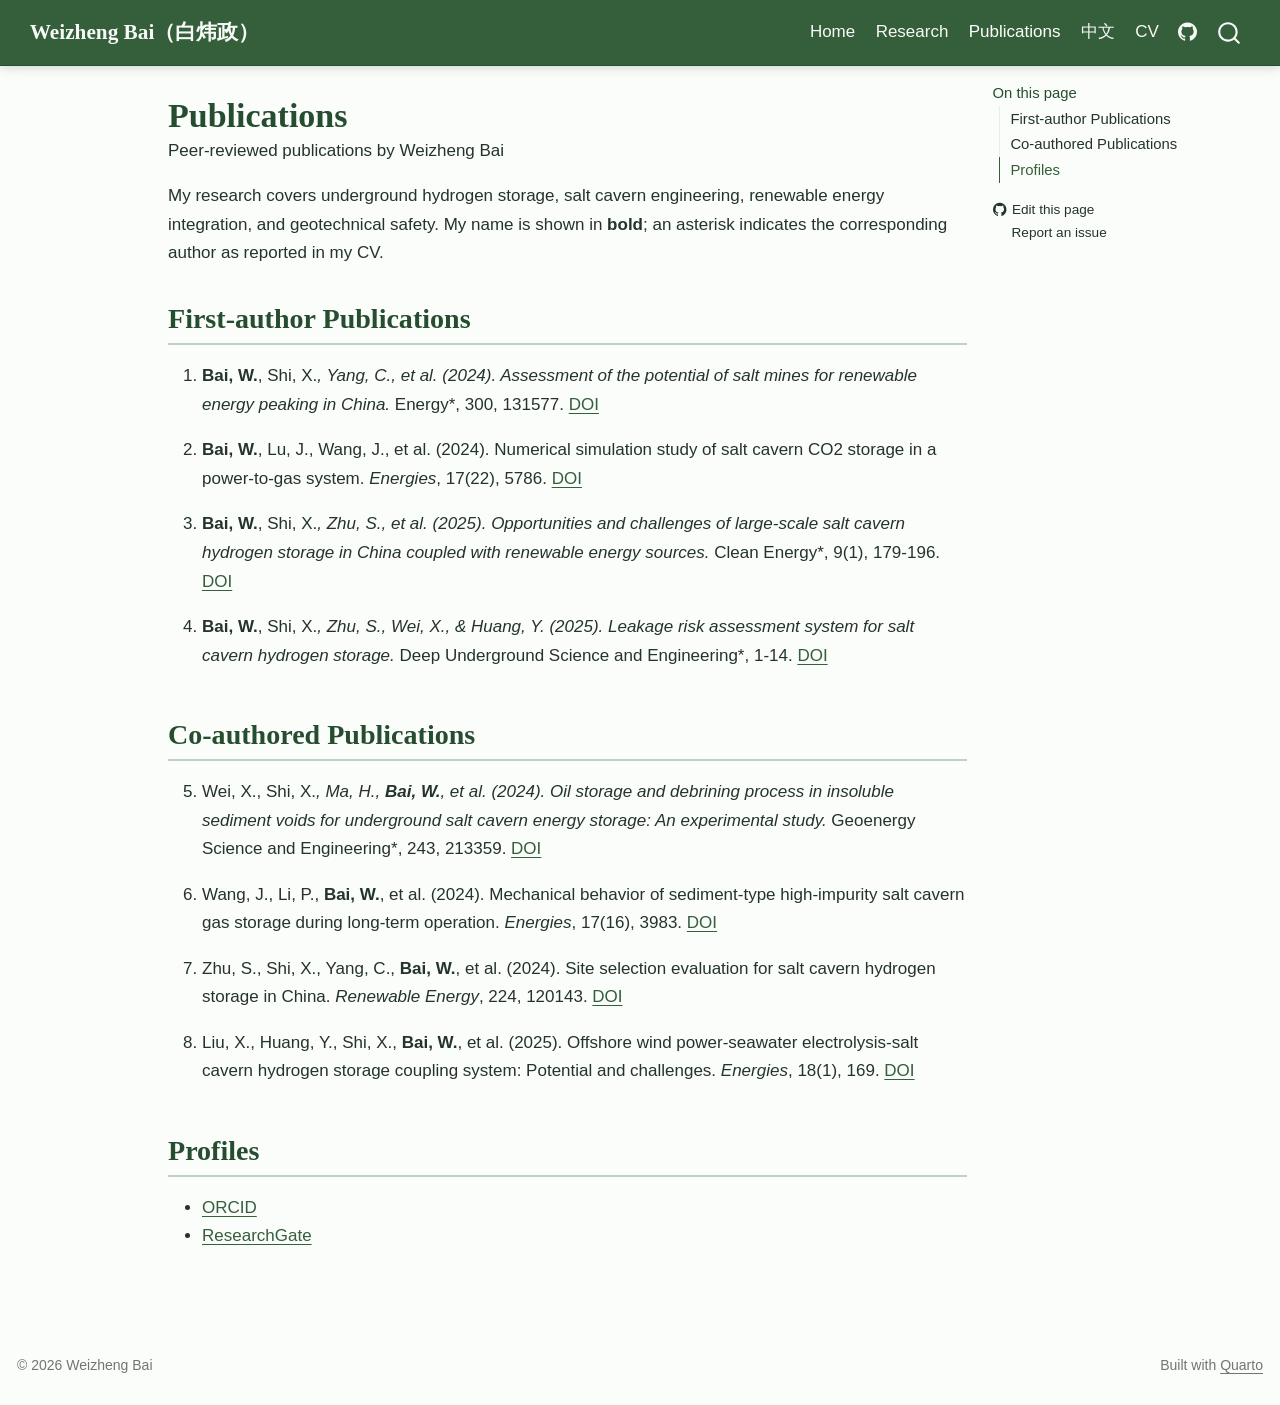
<file: docs/publications.html>
<!DOCTYPE html>
<html xmlns="http://www.w3.org/1999/xhtml" lang="en" xml:lang="en"><head>

<meta charset="utf-8">
<meta name="generator" content="quarto-1.9.38">

<meta name="viewport" content="width=device-width, initial-scale=1.0, user-scalable=yes">

<meta name="description" content="Peer-reviewed publications by Weizheng Bai">

<title>Publications – Weizheng Bai（白炜政）</title>
<style>
/* Default styles provided by pandoc.
** See https://pandoc.org/MANUAL.html#variables-for-html for config info.
*/
code{white-space: pre-wrap;}
span.smallcaps{font-variant: small-caps;}
div.columns{display: flex; gap: min(4vw, 1.5em);}
div.column{flex: auto; overflow-x: auto;}
div.hanging-indent{margin-left: 1.5em; text-indent: -1.5em;}
ul.task-list{list-style: none;}
ul.task-list li input[type="checkbox"] {
  width: 0.8em;
  margin: 0 0.8em 0.2em -1em; /* quarto-specific, see https://github.com/quarto-dev/quarto-cli/issues/4556 */ 
  vertical-align: middle;
}
</style>


<script src="site_libs/quarto-nav/quarto-nav.js"></script>
<script src="site_libs/clipboard/clipboard.min.js"></script>
<script src="site_libs/quarto-search/autocomplete.umd.js"></script>
<script src="site_libs/quarto-search/fuse.min.js"></script>
<script src="site_libs/quarto-search/quarto-search.js"></script>
<meta name="quarto:offset" content="./">
<link href="./images/bio-photo.jpg" rel="icon" type="image/jpeg">
<script src="site_libs/quarto-html/quarto.js" type="module"></script>
<script src="site_libs/quarto-html/tabsets/tabsets.js" type="module"></script>
<script src="site_libs/quarto-html/popper.min.js"></script>
<script src="site_libs/quarto-html/tippy.umd.min.js"></script>
<script src="site_libs/quarto-html/anchor.min.js"></script>
<link href="site_libs/quarto-html/tippy.css" rel="stylesheet">
<link href="site_libs/quarto-html/quarto-syntax-highlighting-15634bcf2e68342d4ad2dfa704d543f6.css" rel="stylesheet" id="quarto-text-highlighting-styles">
<script src="site_libs/bootstrap/bootstrap.min.js"></script>
<link href="site_libs/bootstrap/bootstrap-icons.css" rel="stylesheet">
<link href="site_libs/bootstrap/bootstrap-5c161792f7495e642f3abe09963fc588.min.css" rel="stylesheet" append-hash="true" id="quarto-bootstrap" data-mode="light">
<script id="quarto-search-options" type="application/json">{
  "location": "navbar",
  "copy-button": false,
  "collapse-after": 3,
  "panel-placement": "end",
  "type": "overlay",
  "limit": 50,
  "keyboard-shortcut": [
    "f",
    "/",
    "s"
  ],
  "show-item-context": false,
  "language": {
    "search-no-results-text": "No results",
    "search-matching-documents-text": "matching documents",
    "search-copy-link-title": "Copy link to search",
    "search-hide-matches-text": "Hide additional matches",
    "search-more-match-text": "more match in this document",
    "search-more-matches-text": "more matches in this document",
    "search-clear-button-title": "Clear",
    "search-text-placeholder": "",
    "search-detached-cancel-button-title": "Cancel",
    "search-submit-button-title": "Submit",
    "search-label": "Search"
  }
}</script>
<style>html{ scroll-behavior: smooth; }</style>


<meta property="og:title" content="Publications – Weizheng Bai（白炜政）">
<meta property="og:description" content="Peer-reviewed publications by Weizheng Bai">
<meta property="og:site_name" content="Weizheng Bai（白炜政）">
</head>

<body class="nav-fixed quarto-light">

<div id="quarto-search-results"></div>
  <header id="quarto-header" class="headroom fixed-top">
    <nav class="navbar navbar-expand-lg " data-bs-theme="dark">
      <div class="navbar-container container-fluid">
      <div class="navbar-brand-container mx-auto">
    <a class="navbar-brand" href="./index.html">
    <span class="navbar-title">Weizheng Bai（白炜政）</span>
    </a>
  </div>
            <div id="quarto-search" class="" title="Search"></div>
          <button class="navbar-toggler" type="button" data-bs-toggle="collapse" data-bs-target="#navbarCollapse" aria-controls="navbarCollapse" role="menu" aria-expanded="false" aria-label="Toggle navigation" onclick="if (window.quartoToggleHeadroom) { window.quartoToggleHeadroom(); }">
  <span class="navbar-toggler-icon"></span>
</button>
          <div class="collapse navbar-collapse" id="navbarCollapse">
            <ul class="navbar-nav navbar-nav-scroll ms-auto">
  <li class="nav-item">
    <a class="nav-link" href="./index.html"> 
<span class="menu-text">Home</span></a>
  </li>  
  <li class="nav-item">
    <a class="nav-link" href="./research.html"> 
<span class="menu-text">Research</span></a>
  </li>  
  <li class="nav-item">
    <a class="nav-link active" href="./publications.html" aria-current="page"> 
<span class="menu-text">Publications</span></a>
  </li>  
  <li class="nav-item">
    <a class="nav-link" href="./Chinese.html"> 
<span class="menu-text">中文</span></a>
  </li>  
  <li class="nav-item">
    <a class="nav-link" href="./CV.pdf"> 
<span class="menu-text">CV</span></a>
  </li>  
  <li class="nav-item compact">
    <a class="nav-link" href="https://github.com/LeslieWhiteBai"> <i class="bi bi-github" role="img" aria-label="GitHub">
</i> 
<span class="menu-text"></span></a>
  </li>  
</ul>
          </div> <!-- /navcollapse -->
            <div class="quarto-navbar-tools">
</div>
      </div> <!-- /container-fluid -->
    </nav>
</header>
<!-- content -->
<div id="quarto-content" class="quarto-container page-columns page-rows-contents page-layout-article page-navbar">
<!-- sidebar -->
<!-- margin-sidebar -->
    <div id="quarto-margin-sidebar" class="sidebar margin-sidebar">
        <nav id="TOC" role="doc-toc" class="toc-active">
    <h2 id="toc-title">On this page</h2>
   
  <ul class="collapse">
  <li><a href="#first-author-publications" id="toc-first-author-publications" class="nav-link active" data-scroll-target="#first-author-publications">First-author Publications</a></li>
  <li><a href="#co-authored-publications" id="toc-co-authored-publications" class="nav-link" data-scroll-target="#co-authored-publications">Co-authored Publications</a></li>
  <li><a href="#profiles" id="toc-profiles" class="nav-link" data-scroll-target="#profiles">Profiles</a></li>
  </ul>
<div class="toc-actions"><ul class="collapse"><li><a href="https://github.com/LeslieWhiteBai/Weizheng-Bai/edit/main/publications.qmd" class="toc-action"><i class="bi bi-github"></i>Edit this page</a></li><li><a href="https://github.com/LeslieWhiteBai/Weizheng-Bai/issues/new" class="toc-action"><i class="bi empty"></i>Report an issue</a></li></ul></div></nav>
    </div>
<!-- main -->
<main class="content" id="quarto-document-content">

<header id="title-block-header" class="quarto-title-block default">
<div class="quarto-title">
<h1 class="title">Publications</h1>
</div>

<div>
  <div class="description">
    Peer-reviewed publications by Weizheng Bai
  </div>
</div>


<div class="quarto-title-meta">

    
  
    
  </div>
  


</header>


<p>My research covers underground hydrogen storage, salt cavern engineering, renewable energy integration, and geotechnical safety. My name is shown in <strong>bold</strong>; an asterisk indicates the corresponding author as reported in my CV.</p>
<section id="first-author-publications" class="level2">
<h2 class="anchored" data-anchor-id="first-author-publications">First-author Publications</h2>
<ol type="1">
<li><p><strong>Bai, W.</strong>, Shi, X.<em>, Yang, C., et al.&nbsp;(2024). Assessment of the potential of salt mines for renewable energy peaking in China. </em>Energy*, 300, 131577. <a href="https://doi.org/10.1016/j.energy.2024.131577">DOI</a></p></li>
<li><p><strong>Bai, W.</strong>, Lu, J., Wang, J., et al.&nbsp;(2024). Numerical simulation study of salt cavern CO2 storage in a power-to-gas system. <em>Energies</em>, 17(22), 5786. <a href="https://doi.org/10.3390/en17225786">DOI</a></p></li>
<li><p><strong>Bai, W.</strong>, Shi, X.<em>, Zhu, S., et al.&nbsp;(2025). Opportunities and challenges of large-scale salt cavern hydrogen storage in China coupled with renewable energy sources. </em>Clean Energy*, 9(1), 179-196. <a href="https://doi.org/10.1093/ce/zkae095">DOI</a></p></li>
<li><p><strong>Bai, W.</strong>, Shi, X.<em>, Zhu, S., Wei, X., &amp; Huang, Y. (2025). Leakage risk assessment system for salt cavern hydrogen storage. </em>Deep Underground Science and Engineering*, 1-14. <a href="https://doi.org/10.1002/dug2.70011">DOI</a></p></li>
</ol>
</section>
<section id="co-authored-publications" class="level2">
<h2 class="anchored" data-anchor-id="co-authored-publications">Co-authored Publications</h2>
<ol start="5" type="1">
<li><p>Wei, X., Shi, X.<em>, Ma, H., <strong>Bai, W.</strong>, et al.&nbsp;(2024). Oil storage and debrining process in insoluble sediment voids for underground salt cavern energy storage: An experimental study. </em>Geoenergy Science and Engineering*, 243, 213359. <a href="https://doi.org/10.1016/j.geoen.2024.213359">DOI</a></p></li>
<li><p>Wang, J., Li, P., <strong>Bai, W.</strong>, et al.&nbsp;(2024). Mechanical behavior of sediment-type high-impurity salt cavern gas storage during long-term operation. <em>Energies</em>, 17(16), 3983. <a href="https://doi.org/10.3390/en17163983">DOI</a></p></li>
<li><p>Zhu, S., Shi, X., Yang, C., <strong>Bai, W.</strong>, et al.&nbsp;(2024). Site selection evaluation for salt cavern hydrogen storage in China. <em>Renewable Energy</em>, 224, 120143. <a href="https://doi.org/10.1016/j.renene.2024.120143">DOI</a></p></li>
<li><p>Liu, X., Huang, Y., Shi, X., <strong>Bai, W.</strong>, et al.&nbsp;(2025). Offshore wind power-seawater electrolysis-salt cavern hydrogen storage coupling system: Potential and challenges. <em>Energies</em>, 18(1), 169. <a href="https://doi.org/10.3390/en18010169">DOI</a></p></li>
</ol>
</section>
<section id="profiles" class="level2">
<h2 class="anchored" data-anchor-id="profiles">Profiles</h2>
<ul>
<li><a href="https://orcid.org/0009-0000-6673-3838">ORCID</a></li>
<li><a href="https://www.researchgate.net/profile/Weizheng-Bai-2">ResearchGate</a></li>
</ul>


</section>

</main> <!-- /main -->
<script id="quarto-html-after-body" type="application/javascript">
  window.document.addEventListener("DOMContentLoaded", function (event) {
    const icon = "";
    const anchorJS = new window.AnchorJS();
    anchorJS.options = {
      placement: 'right',
      icon: icon
    };
    anchorJS.add('.anchored');
    const isCodeAnnotation = (el) => {
      for (const clz of el.classList) {
        if (clz.startsWith('code-annotation-')) {                     
          return true;
        }
      }
      return false;
    }
    const onCopySuccess = function(e) {
      // button target
      const button = e.trigger;
      // don't keep focus
      button.blur();
      // flash "checked"
      button.classList.add('code-copy-button-checked');
      var currentTitle = button.getAttribute("title");
      button.setAttribute("title", "Copied!");
      let tooltip;
      if (window.bootstrap) {
        button.setAttribute("data-bs-toggle", "tooltip");
        button.setAttribute("data-bs-placement", "left");
        button.setAttribute("data-bs-title", "Copied!");
        tooltip = new bootstrap.Tooltip(button, 
          { trigger: "manual", 
            customClass: "code-copy-button-tooltip",
            offset: [0, -8]});
        tooltip.show();    
      }
      setTimeout(function() {
        if (tooltip) {
          tooltip.hide();
          button.removeAttribute("data-bs-title");
          button.removeAttribute("data-bs-toggle");
          button.removeAttribute("data-bs-placement");
        }
        button.setAttribute("title", currentTitle);
        button.classList.remove('code-copy-button-checked');
      }, 1000);
      // clear code selection
      e.clearSelection();
    }
    const getTextToCopy = function(trigger) {
      const outerScaffold = trigger.parentElement.cloneNode(true);
      const codeEl = outerScaffold.querySelector('code');
      for (const childEl of codeEl.children) {
        if (isCodeAnnotation(childEl)) {
          childEl.remove();
        }
      }
      return codeEl.innerText;
    }
    const clipboard = new window.ClipboardJS('.code-copy-button:not([data-in-quarto-modal])', {
      text: getTextToCopy
    });
    clipboard.on('success', onCopySuccess);
    if (window.document.getElementById('quarto-embedded-source-code-modal')) {
      const clipboardModal = new window.ClipboardJS('.code-copy-button[data-in-quarto-modal]', {
        text: getTextToCopy,
        container: window.document.getElementById('quarto-embedded-source-code-modal')
      });
      clipboardModal.on('success', onCopySuccess);
    }
      var localhostRegex = new RegExp(/^(?:http|https):\/\/localhost\:?[0-9]*\//);
      var mailtoRegex = new RegExp(/^mailto:/);
        var filterRegex = new RegExp("https:\/\/lesliewhitebai\.github\.io\/Weizheng-Bai\/");
      var isInternal = (href) => {
          return filterRegex.test(href) || localhostRegex.test(href) || mailtoRegex.test(href);
      }
      // Inspect non-navigation links and adorn them if external
     var links = window.document.querySelectorAll('a[href]:not(.nav-link):not(.navbar-brand):not(.toc-action):not(.sidebar-link):not(.sidebar-item-toggle):not(.pagination-link):not(.no-external):not([aria-hidden]):not(.dropdown-item):not(.quarto-navigation-tool):not(.about-link)');
      for (var i=0; i<links.length; i++) {
        const link = links[i];
        if (!isInternal(link.href)) {
          // undo the damage that might have been done by quarto-nav.js in the case of
          // links that we want to consider external
          if (link.dataset.originalHref !== undefined) {
            link.href = link.dataset.originalHref;
          }
            // target, if specified
            link.setAttribute("target", "_blank");
            if (link.getAttribute("rel") === null) {
              link.setAttribute("rel", "noopener");
            }
        }
      }
    function tippyHover(el, contentFn, onTriggerFn, onUntriggerFn) {
      const config = {
        allowHTML: true,
        maxWidth: 500,
        delay: 100,
        arrow: false,
        appendTo: function(el) {
            return el.parentElement;
        },
        interactive: true,
        interactiveBorder: 10,
        theme: 'quarto',
        placement: 'bottom-start',
      };
      if (contentFn) {
        config.content = contentFn;
      }
      if (onTriggerFn) {
        config.onTrigger = onTriggerFn;
      }
      if (onUntriggerFn) {
        config.onUntrigger = onUntriggerFn;
      }
      window.tippy(el, config); 
    }
    const noterefs = window.document.querySelectorAll('a[role="doc-noteref"]');
    for (var i=0; i<noterefs.length; i++) {
      const ref = noterefs[i];
      tippyHover(ref, function() {
        // use id or data attribute instead here
        let href = ref.getAttribute('data-footnote-href') || ref.getAttribute('href');
        try { href = new URL(href).hash; } catch {}
        const id = href.replace(/^#\/?/, "");
        const note = window.document.getElementById(id);
        if (note) {
          return note.innerHTML;
        } else {
          return "";
        }
      });
    }
    const xrefs = window.document.querySelectorAll('a.quarto-xref');
    const processXRef = (id, note) => {
      // Strip column container classes
      const stripColumnClz = (el) => {
        el.classList.remove("page-full", "page-columns");
        if (el.children) {
          for (const child of el.children) {
            stripColumnClz(child);
          }
        }
      }
      stripColumnClz(note)
      if (id === null || id.startsWith('sec-')) {
        // Special case sections, only their first couple elements
        const container = document.createElement("div");
        if (note.children && note.children.length > 2) {
          container.appendChild(note.children[0].cloneNode(true));
          for (let i = 1; i < note.children.length; i++) {
            const child = note.children[i];
            if (child.tagName === "P" && child.innerText === "") {
              continue;
            } else {
              container.appendChild(child.cloneNode(true));
              break;
            }
          }
          if (window.Quarto?.typesetMath) {
            window.Quarto.typesetMath(container);
          }
          return container.innerHTML
        } else {
          if (window.Quarto?.typesetMath) {
            window.Quarto.typesetMath(note);
          }
          return note.innerHTML;
        }
      } else {
        // Remove any anchor links if they are present
        const anchorLink = note.querySelector('a.anchorjs-link');
        if (anchorLink) {
          anchorLink.remove();
        }
        if (window.Quarto?.typesetMath) {
          window.Quarto.typesetMath(note);
        }
        if (note.classList.contains("callout")) {
          return note.outerHTML;
        } else {
          return note.innerHTML;
        }
      }
    }
    for (var i=0; i<xrefs.length; i++) {
      const xref = xrefs[i];
      tippyHover(xref, undefined, function(instance) {
        instance.disable();
        let url = xref.getAttribute('href');
        let hash = undefined; 
        if (url.startsWith('#')) {
          hash = url;
        } else {
          try { hash = new URL(url).hash; } catch {}
        }
        if (hash) {
          const id = hash.replace(/^#\/?/, "");
          const note = window.document.getElementById(id);
          if (note !== null) {
            try {
              const html = processXRef(id, note.cloneNode(true));
              instance.setContent(html);
            } finally {
              instance.enable();
              instance.show();
            }
          } else {
            // See if we can fetch this
            fetch(url.split('#')[0])
            .then(res => res.text())
            .then(html => {
              const parser = new DOMParser();
              const htmlDoc = parser.parseFromString(html, "text/html");
              const note = htmlDoc.getElementById(id);
              if (note !== null) {
                const html = processXRef(id, note);
                instance.setContent(html);
              } 
            }).finally(() => {
              instance.enable();
              instance.show();
            });
          }
        } else {
          // See if we can fetch a full url (with no hash to target)
          // This is a special case and we should probably do some content thinning / targeting
          fetch(url)
          .then(res => res.text())
          .then(html => {
            const parser = new DOMParser();
            const htmlDoc = parser.parseFromString(html, "text/html");
            const note = htmlDoc.querySelector('main.content');
            if (note !== null) {
              // This should only happen for chapter cross references
              // (since there is no id in the URL)
              // remove the first header
              if (note.children.length > 0 && note.children[0].tagName === "HEADER") {
                note.children[0].remove();
              }
              const html = processXRef(null, note);
              instance.setContent(html);
            } 
          }).finally(() => {
            instance.enable();
            instance.show();
          });
        }
      }, function(instance) {
      });
    }
        let selectedAnnoteEl;
        const selectorForAnnotation = ( cell, annotation) => {
          let cellAttr = 'data-code-cell="' + cell + '"';
          let lineAttr = 'data-code-annotation="' +  annotation + '"';
          const selector = 'span[' + cellAttr + '][' + lineAttr + ']';
          return selector;
        }
        const selectCodeLines = (annoteEl) => {
          const doc = window.document;
          const targetCell = annoteEl.getAttribute("data-target-cell");
          const targetAnnotation = annoteEl.getAttribute("data-target-annotation");
          const annoteSpan = window.document.querySelector(selectorForAnnotation(targetCell, targetAnnotation));
          const lines = annoteSpan.getAttribute("data-code-lines").split(",");
          const lineIds = lines.map((line) => {
            return targetCell + "-" + line;
          })
          let top = null;
          let height = null;
          let parent = null;
          if (lineIds.length > 0) {
              //compute the position of the single el (top and bottom and make a div)
              const el = window.document.getElementById(lineIds[0]);
              top = el.offsetTop;
              height = el.offsetHeight;
              parent = el.parentElement.parentElement;
            if (lineIds.length > 1) {
              const lastEl = window.document.getElementById(lineIds[lineIds.length - 1]);
              const bottom = lastEl.offsetTop + lastEl.offsetHeight;
              height = bottom - top;
            }
            if (top !== null && height !== null && parent !== null) {
              // cook up a div (if necessary) and position it 
              let div = window.document.getElementById("code-annotation-line-highlight");
              if (div === null) {
                div = window.document.createElement("div");
                div.setAttribute("id", "code-annotation-line-highlight");
                div.style.position = 'absolute';
                parent.appendChild(div);
              }
              div.style.top = top - 2 + "px";
              div.style.height = height + 4 + "px";
              div.style.left = 0;
              let gutterDiv = window.document.getElementById("code-annotation-line-highlight-gutter");
              if (gutterDiv === null) {
                gutterDiv = window.document.createElement("div");
                gutterDiv.setAttribute("id", "code-annotation-line-highlight-gutter");
                gutterDiv.style.position = 'absolute';
                const codeCell = window.document.getElementById(targetCell);
                const gutter = codeCell.querySelector('.code-annotation-gutter');
                gutter.appendChild(gutterDiv);
              }
              gutterDiv.style.top = top - 2 + "px";
              gutterDiv.style.height = height + 4 + "px";
            }
            selectedAnnoteEl = annoteEl;
          }
        };
        const unselectCodeLines = () => {
          const elementsIds = ["code-annotation-line-highlight", "code-annotation-line-highlight-gutter"];
          elementsIds.forEach((elId) => {
            const div = window.document.getElementById(elId);
            if (div) {
              div.remove();
            }
          });
          selectedAnnoteEl = undefined;
        };
          // Handle positioning of the toggle
      window.addEventListener(
        "resize",
        throttle(() => {
          elRect = undefined;
          if (selectedAnnoteEl) {
            selectCodeLines(selectedAnnoteEl);
          }
        }, 10)
      );
      function throttle(fn, ms) {
      let throttle = false;
      let timer;
        return (...args) => {
          if(!throttle) { // first call gets through
              fn.apply(this, args);
              throttle = true;
          } else { // all the others get throttled
              if(timer) clearTimeout(timer); // cancel #2
              timer = setTimeout(() => {
                fn.apply(this, args);
                timer = throttle = false;
              }, ms);
          }
        };
      }
        // Attach click handler to the DT
        const annoteDls = window.document.querySelectorAll('dt[data-target-cell]');
        for (const annoteDlNode of annoteDls) {
          annoteDlNode.addEventListener('click', (event) => {
            const clickedEl = event.target;
            if (clickedEl !== selectedAnnoteEl) {
              unselectCodeLines();
              const activeEl = window.document.querySelector('dt[data-target-cell].code-annotation-active');
              if (activeEl) {
                activeEl.classList.remove('code-annotation-active');
              }
              selectCodeLines(clickedEl);
              clickedEl.classList.add('code-annotation-active');
            } else {
              // Unselect the line
              unselectCodeLines();
              clickedEl.classList.remove('code-annotation-active');
            }
          });
        }
    const findCites = (el) => {
      const parentEl = el.parentElement;
      if (parentEl) {
        const cites = parentEl.dataset.cites;
        if (cites) {
          return {
            el,
            cites: cites.split(' ')
          };
        } else {
          return findCites(el.parentElement)
        }
      } else {
        return undefined;
      }
    };
    var bibliorefs = window.document.querySelectorAll('a[role="doc-biblioref"]');
    for (var i=0; i<bibliorefs.length; i++) {
      const ref = bibliorefs[i];
      const citeInfo = findCites(ref);
      if (citeInfo) {
        tippyHover(citeInfo.el, function() {
          var popup = window.document.createElement('div');
          citeInfo.cites.forEach(function(cite) {
            var citeDiv = window.document.createElement('div');
            citeDiv.classList.add('hanging-indent');
            citeDiv.classList.add('csl-entry');
            var biblioDiv = window.document.getElementById('ref-' + cite);
            if (biblioDiv) {
              citeDiv.innerHTML = biblioDiv.innerHTML;
            }
            popup.appendChild(citeDiv);
          });
          return popup.innerHTML;
        });
      }
    }
  });
  </script>
</div> <!-- /content -->
<footer class="footer">
  <div class="nav-footer">
    <div class="nav-footer-left">
<p>© 2026 Weizheng Bai</p>
</div>   
    <div class="nav-footer-center">
      &nbsp;
    <div class="toc-actions d-sm-block d-md-none"><ul><li><a href="https://github.com/LeslieWhiteBai/Weizheng-Bai/edit/main/publications.qmd" class="toc-action"><i class="bi bi-github"></i>Edit this page</a></li><li><a href="https://github.com/LeslieWhiteBai/Weizheng-Bai/issues/new" class="toc-action"><i class="bi empty"></i>Report an issue</a></li></ul></div></div>
    <div class="nav-footer-right">
<p>Built with <a href="https://quarto.org/">Quarto</a></p>
</div>
  </div>
</footer>




<script src="site_libs/quarto-html/zenscroll-min.js"></script>
</body></html>
</file>
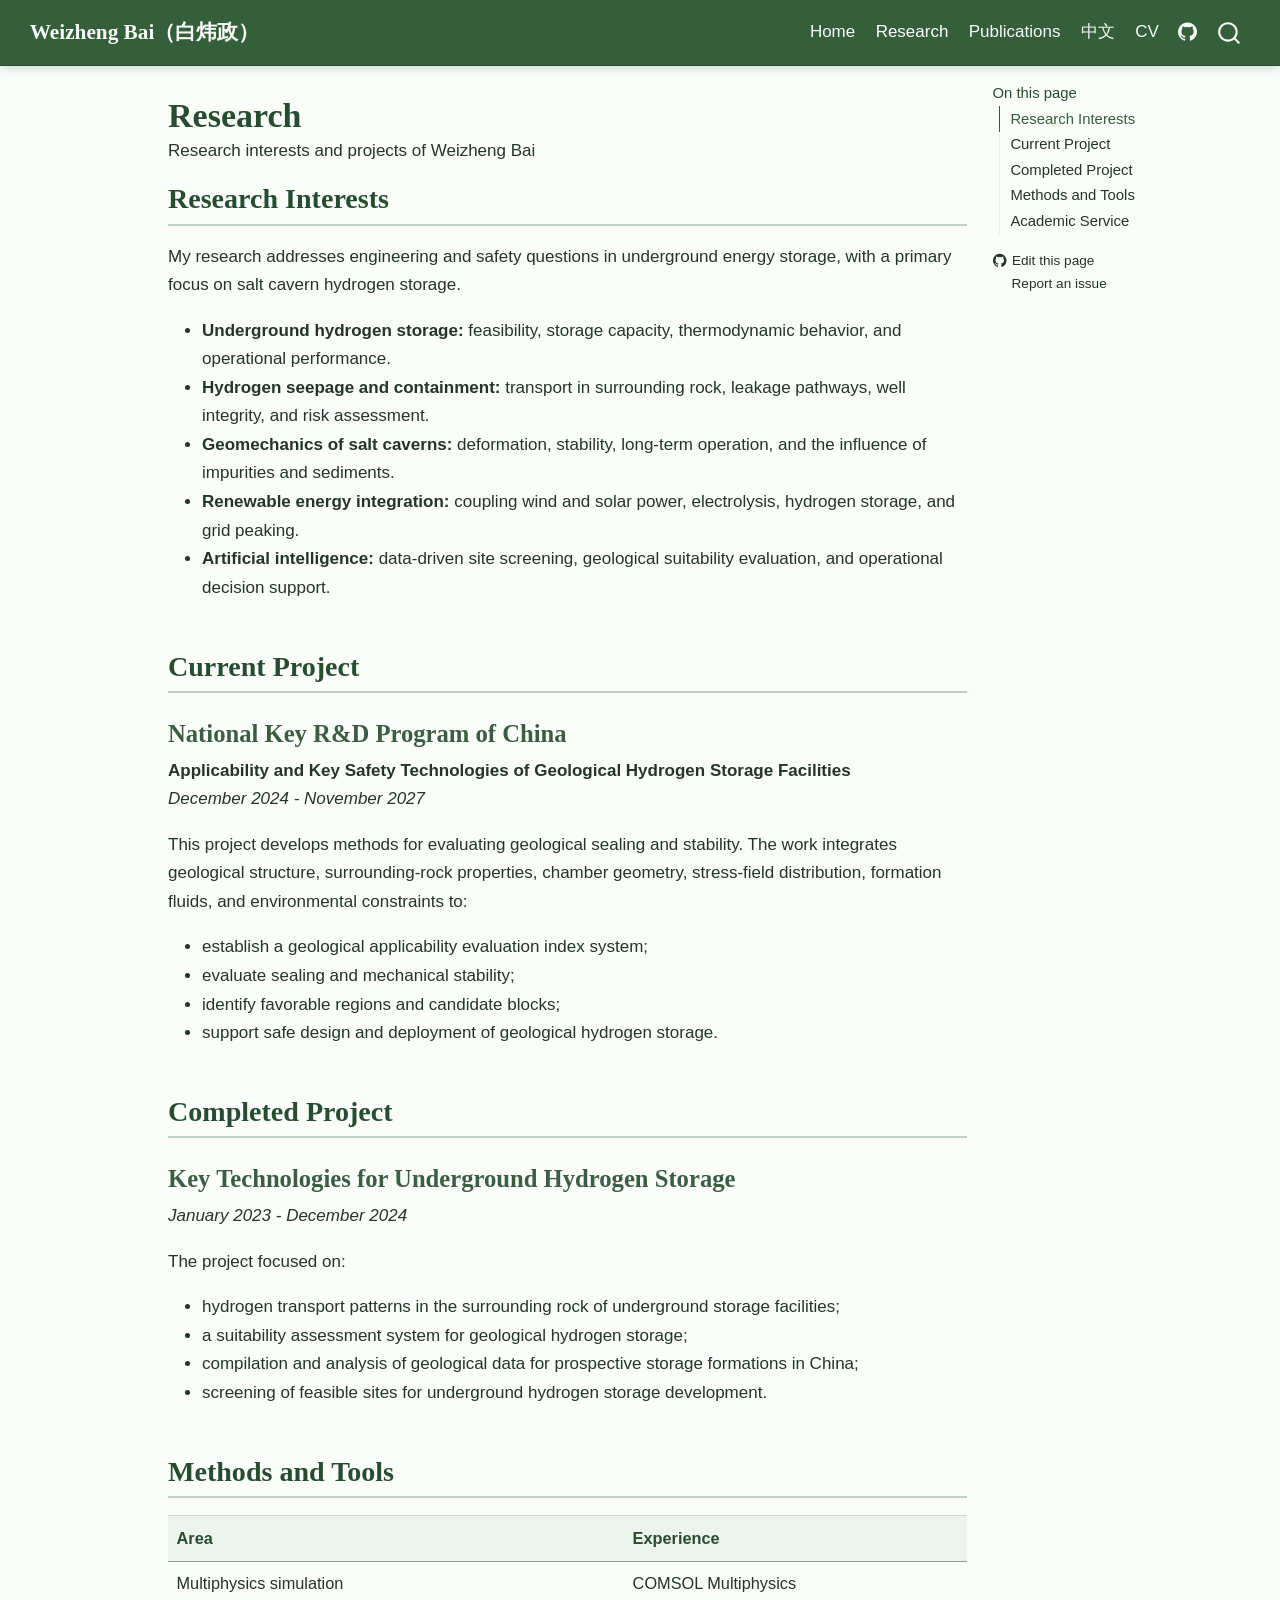
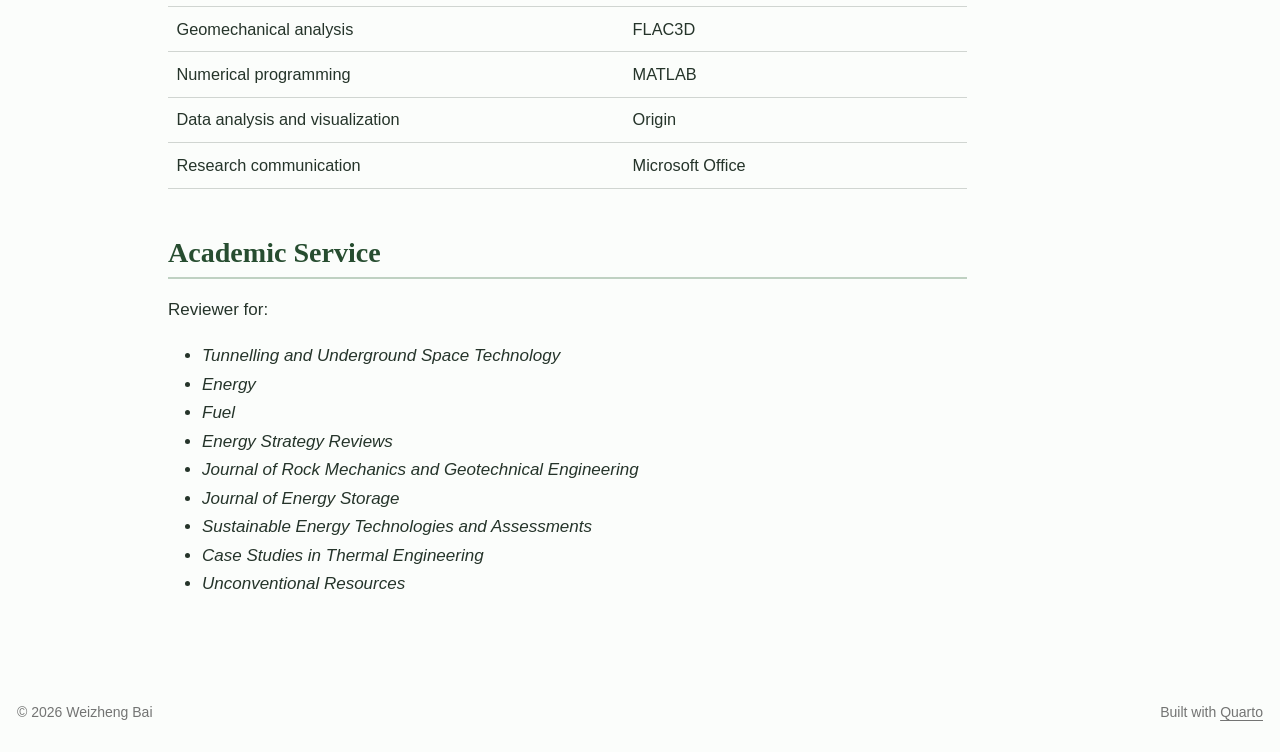
<file: docs/research.html>
<!DOCTYPE html>
<html xmlns="http://www.w3.org/1999/xhtml" lang="en" xml:lang="en"><head>

<meta charset="utf-8">
<meta name="generator" content="quarto-1.9.38">

<meta name="viewport" content="width=device-width, initial-scale=1.0, user-scalable=yes">

<meta name="description" content="Research interests and projects of Weizheng Bai">

<title>Research – Weizheng Bai（白炜政）</title>
<style>
/* Default styles provided by pandoc.
** See https://pandoc.org/MANUAL.html#variables-for-html for config info.
*/
code{white-space: pre-wrap;}
span.smallcaps{font-variant: small-caps;}
div.columns{display: flex; gap: min(4vw, 1.5em);}
div.column{flex: auto; overflow-x: auto;}
div.hanging-indent{margin-left: 1.5em; text-indent: -1.5em;}
ul.task-list{list-style: none;}
ul.task-list li input[type="checkbox"] {
  width: 0.8em;
  margin: 0 0.8em 0.2em -1em; /* quarto-specific, see https://github.com/quarto-dev/quarto-cli/issues/4556 */ 
  vertical-align: middle;
}
</style>


<script src="site_libs/quarto-nav/quarto-nav.js"></script>
<script src="site_libs/clipboard/clipboard.min.js"></script>
<script src="site_libs/quarto-search/autocomplete.umd.js"></script>
<script src="site_libs/quarto-search/fuse.min.js"></script>
<script src="site_libs/quarto-search/quarto-search.js"></script>
<meta name="quarto:offset" content="./">
<link href="./images/bio-photo.jpg" rel="icon" type="image/jpeg">
<script src="site_libs/quarto-html/quarto.js" type="module"></script>
<script src="site_libs/quarto-html/tabsets/tabsets.js" type="module"></script>
<script src="site_libs/quarto-html/popper.min.js"></script>
<script src="site_libs/quarto-html/tippy.umd.min.js"></script>
<script src="site_libs/quarto-html/anchor.min.js"></script>
<link href="site_libs/quarto-html/tippy.css" rel="stylesheet">
<link href="site_libs/quarto-html/quarto-syntax-highlighting-15634bcf2e68342d4ad2dfa704d543f6.css" rel="stylesheet" id="quarto-text-highlighting-styles">
<script src="site_libs/bootstrap/bootstrap.min.js"></script>
<link href="site_libs/bootstrap/bootstrap-icons.css" rel="stylesheet">
<link href="site_libs/bootstrap/bootstrap-5c161792f7495e642f3abe09963fc588.min.css" rel="stylesheet" append-hash="true" id="quarto-bootstrap" data-mode="light">
<script id="quarto-search-options" type="application/json">{
  "location": "navbar",
  "copy-button": false,
  "collapse-after": 3,
  "panel-placement": "end",
  "type": "overlay",
  "limit": 50,
  "keyboard-shortcut": [
    "f",
    "/",
    "s"
  ],
  "show-item-context": false,
  "language": {
    "search-no-results-text": "No results",
    "search-matching-documents-text": "matching documents",
    "search-copy-link-title": "Copy link to search",
    "search-hide-matches-text": "Hide additional matches",
    "search-more-match-text": "more match in this document",
    "search-more-matches-text": "more matches in this document",
    "search-clear-button-title": "Clear",
    "search-text-placeholder": "",
    "search-detached-cancel-button-title": "Cancel",
    "search-submit-button-title": "Submit",
    "search-label": "Search"
  }
}</script>
<style>html{ scroll-behavior: smooth; }</style>


<meta property="og:title" content="Research – Weizheng Bai（白炜政）">
<meta property="og:description" content="Research interests and projects of Weizheng Bai">
<meta property="og:site_name" content="Weizheng Bai（白炜政）">
</head>

<body class="nav-fixed quarto-light">

<div id="quarto-search-results"></div>
  <header id="quarto-header" class="headroom fixed-top">
    <nav class="navbar navbar-expand-lg " data-bs-theme="dark">
      <div class="navbar-container container-fluid">
      <div class="navbar-brand-container mx-auto">
    <a class="navbar-brand" href="./index.html">
    <span class="navbar-title">Weizheng Bai（白炜政）</span>
    </a>
  </div>
            <div id="quarto-search" class="" title="Search"></div>
          <button class="navbar-toggler" type="button" data-bs-toggle="collapse" data-bs-target="#navbarCollapse" aria-controls="navbarCollapse" role="menu" aria-expanded="false" aria-label="Toggle navigation" onclick="if (window.quartoToggleHeadroom) { window.quartoToggleHeadroom(); }">
  <span class="navbar-toggler-icon"></span>
</button>
          <div class="collapse navbar-collapse" id="navbarCollapse">
            <ul class="navbar-nav navbar-nav-scroll ms-auto">
  <li class="nav-item">
    <a class="nav-link" href="./index.html"> 
<span class="menu-text">Home</span></a>
  </li>  
  <li class="nav-item">
    <a class="nav-link active" href="./research.html" aria-current="page"> 
<span class="menu-text">Research</span></a>
  </li>  
  <li class="nav-item">
    <a class="nav-link" href="./publications.html"> 
<span class="menu-text">Publications</span></a>
  </li>  
  <li class="nav-item">
    <a class="nav-link" href="./Chinese.html"> 
<span class="menu-text">中文</span></a>
  </li>  
  <li class="nav-item">
    <a class="nav-link" href="./CV.pdf"> 
<span class="menu-text">CV</span></a>
  </li>  
  <li class="nav-item compact">
    <a class="nav-link" href="https://github.com/LeslieWhiteBai"> <i class="bi bi-github" role="img" aria-label="GitHub">
</i> 
<span class="menu-text"></span></a>
  </li>  
</ul>
          </div> <!-- /navcollapse -->
            <div class="quarto-navbar-tools">
</div>
      </div> <!-- /container-fluid -->
    </nav>
</header>
<!-- content -->
<div id="quarto-content" class="quarto-container page-columns page-rows-contents page-layout-article page-navbar">
<!-- sidebar -->
<!-- margin-sidebar -->
    <div id="quarto-margin-sidebar" class="sidebar margin-sidebar">
        <nav id="TOC" role="doc-toc" class="toc-active">
    <h2 id="toc-title">On this page</h2>
   
  <ul class="collapse">
  <li><a href="#research-interests" id="toc-research-interests" class="nav-link active" data-scroll-target="#research-interests">Research Interests</a></li>
  <li><a href="#current-project" id="toc-current-project" class="nav-link" data-scroll-target="#current-project">Current Project</a></li>
  <li><a href="#completed-project" id="toc-completed-project" class="nav-link" data-scroll-target="#completed-project">Completed Project</a></li>
  <li><a href="#methods-and-tools" id="toc-methods-and-tools" class="nav-link" data-scroll-target="#methods-and-tools">Methods and Tools</a></li>
  <li><a href="#academic-service" id="toc-academic-service" class="nav-link" data-scroll-target="#academic-service">Academic Service</a></li>
  </ul>
<div class="toc-actions"><ul class="collapse"><li><a href="https://github.com/LeslieWhiteBai/Weizheng-Bai/edit/main/research.qmd" class="toc-action"><i class="bi bi-github"></i>Edit this page</a></li><li><a href="https://github.com/LeslieWhiteBai/Weizheng-Bai/issues/new" class="toc-action"><i class="bi empty"></i>Report an issue</a></li></ul></div></nav>
    </div>
<!-- main -->
<main class="content" id="quarto-document-content">

<header id="title-block-header" class="quarto-title-block default">
<div class="quarto-title">
<h1 class="title">Research</h1>
</div>

<div>
  <div class="description">
    Research interests and projects of Weizheng Bai
  </div>
</div>


<div class="quarto-title-meta">

    
  
    
  </div>
  


</header>


<section id="research-interests" class="level2">
<h2 class="anchored" data-anchor-id="research-interests">Research Interests</h2>
<p>My research addresses engineering and safety questions in underground energy storage, with a primary focus on salt cavern hydrogen storage.</p>
<ul>
<li><strong>Underground hydrogen storage:</strong> feasibility, storage capacity, thermodynamic behavior, and operational performance.</li>
<li><strong>Hydrogen seepage and containment:</strong> transport in surrounding rock, leakage pathways, well integrity, and risk assessment.</li>
<li><strong>Geomechanics of salt caverns:</strong> deformation, stability, long-term operation, and the influence of impurities and sediments.</li>
<li><strong>Renewable energy integration:</strong> coupling wind and solar power, electrolysis, hydrogen storage, and grid peaking.</li>
<li><strong>Artificial intelligence:</strong> data-driven site screening, geological suitability evaluation, and operational decision support.</li>
</ul>
</section>
<section id="current-project" class="level2">
<h2 class="anchored" data-anchor-id="current-project">Current Project</h2>
<section id="national-key-rd-program-of-china" class="level3">
<h3 class="anchored" data-anchor-id="national-key-rd-program-of-china">National Key R&amp;D Program of China</h3>
<p><strong>Applicability and Key Safety Technologies of Geological Hydrogen Storage Facilities</strong><br>
<em>December 2024 - November 2027</em></p>
<p>This project develops methods for evaluating geological sealing and stability. The work integrates geological structure, surrounding-rock properties, chamber geometry, stress-field distribution, formation fluids, and environmental constraints to:</p>
<ul>
<li>establish a geological applicability evaluation index system;</li>
<li>evaluate sealing and mechanical stability;</li>
<li>identify favorable regions and candidate blocks;</li>
<li>support safe design and deployment of geological hydrogen storage.</li>
</ul>
</section>
</section>
<section id="completed-project" class="level2">
<h2 class="anchored" data-anchor-id="completed-project">Completed Project</h2>
<section id="key-technologies-for-underground-hydrogen-storage" class="level3">
<h3 class="anchored" data-anchor-id="key-technologies-for-underground-hydrogen-storage">Key Technologies for Underground Hydrogen Storage</h3>
<p><em>January 2023 - December 2024</em></p>
<p>The project focused on:</p>
<ul>
<li>hydrogen transport patterns in the surrounding rock of underground storage facilities;</li>
<li>a suitability assessment system for geological hydrogen storage;</li>
<li>compilation and analysis of geological data for prospective storage formations in China;</li>
<li>screening of feasible sites for underground hydrogen storage development.</li>
</ul>
</section>
</section>
<section id="methods-and-tools" class="level2">
<h2 class="anchored" data-anchor-id="methods-and-tools">Methods and Tools</h2>
<table class="caption-top table">
<thead>
<tr class="header">
<th>Area</th>
<th>Experience</th>
</tr>
</thead>
<tbody>
<tr class="odd">
<td>Multiphysics simulation</td>
<td>COMSOL Multiphysics</td>
</tr>
<tr class="even">
<td>Geomechanical analysis</td>
<td>FLAC3D</td>
</tr>
<tr class="odd">
<td>Numerical programming</td>
<td>MATLAB</td>
</tr>
<tr class="even">
<td>Data analysis and visualization</td>
<td>Origin</td>
</tr>
<tr class="odd">
<td>Research communication</td>
<td>Microsoft Office</td>
</tr>
</tbody>
</table>
</section>
<section id="academic-service" class="level2">
<h2 class="anchored" data-anchor-id="academic-service">Academic Service</h2>
<p>Reviewer for:</p>
<ul>
<li><em>Tunnelling and Underground Space Technology</em></li>
<li><em>Energy</em></li>
<li><em>Fuel</em></li>
<li><em>Energy Strategy Reviews</em></li>
<li><em>Journal of Rock Mechanics and Geotechnical Engineering</em></li>
<li><em>Journal of Energy Storage</em></li>
<li><em>Sustainable Energy Technologies and Assessments</em></li>
<li><em>Case Studies in Thermal Engineering</em></li>
<li><em>Unconventional Resources</em></li>
</ul>


</section>

</main> <!-- /main -->
<script id="quarto-html-after-body" type="application/javascript">
  window.document.addEventListener("DOMContentLoaded", function (event) {
    const icon = "";
    const anchorJS = new window.AnchorJS();
    anchorJS.options = {
      placement: 'right',
      icon: icon
    };
    anchorJS.add('.anchored');
    const isCodeAnnotation = (el) => {
      for (const clz of el.classList) {
        if (clz.startsWith('code-annotation-')) {                     
          return true;
        }
      }
      return false;
    }
    const onCopySuccess = function(e) {
      // button target
      const button = e.trigger;
      // don't keep focus
      button.blur();
      // flash "checked"
      button.classList.add('code-copy-button-checked');
      var currentTitle = button.getAttribute("title");
      button.setAttribute("title", "Copied!");
      let tooltip;
      if (window.bootstrap) {
        button.setAttribute("data-bs-toggle", "tooltip");
        button.setAttribute("data-bs-placement", "left");
        button.setAttribute("data-bs-title", "Copied!");
        tooltip = new bootstrap.Tooltip(button, 
          { trigger: "manual", 
            customClass: "code-copy-button-tooltip",
            offset: [0, -8]});
        tooltip.show();    
      }
      setTimeout(function() {
        if (tooltip) {
          tooltip.hide();
          button.removeAttribute("data-bs-title");
          button.removeAttribute("data-bs-toggle");
          button.removeAttribute("data-bs-placement");
        }
        button.setAttribute("title", currentTitle);
        button.classList.remove('code-copy-button-checked');
      }, 1000);
      // clear code selection
      e.clearSelection();
    }
    const getTextToCopy = function(trigger) {
      const outerScaffold = trigger.parentElement.cloneNode(true);
      const codeEl = outerScaffold.querySelector('code');
      for (const childEl of codeEl.children) {
        if (isCodeAnnotation(childEl)) {
          childEl.remove();
        }
      }
      return codeEl.innerText;
    }
    const clipboard = new window.ClipboardJS('.code-copy-button:not([data-in-quarto-modal])', {
      text: getTextToCopy
    });
    clipboard.on('success', onCopySuccess);
    if (window.document.getElementById('quarto-embedded-source-code-modal')) {
      const clipboardModal = new window.ClipboardJS('.code-copy-button[data-in-quarto-modal]', {
        text: getTextToCopy,
        container: window.document.getElementById('quarto-embedded-source-code-modal')
      });
      clipboardModal.on('success', onCopySuccess);
    }
      var localhostRegex = new RegExp(/^(?:http|https):\/\/localhost\:?[0-9]*\//);
      var mailtoRegex = new RegExp(/^mailto:/);
        var filterRegex = new RegExp("https:\/\/lesliewhitebai\.github\.io\/Weizheng-Bai\/");
      var isInternal = (href) => {
          return filterRegex.test(href) || localhostRegex.test(href) || mailtoRegex.test(href);
      }
      // Inspect non-navigation links and adorn them if external
     var links = window.document.querySelectorAll('a[href]:not(.nav-link):not(.navbar-brand):not(.toc-action):not(.sidebar-link):not(.sidebar-item-toggle):not(.pagination-link):not(.no-external):not([aria-hidden]):not(.dropdown-item):not(.quarto-navigation-tool):not(.about-link)');
      for (var i=0; i<links.length; i++) {
        const link = links[i];
        if (!isInternal(link.href)) {
          // undo the damage that might have been done by quarto-nav.js in the case of
          // links that we want to consider external
          if (link.dataset.originalHref !== undefined) {
            link.href = link.dataset.originalHref;
          }
            // target, if specified
            link.setAttribute("target", "_blank");
            if (link.getAttribute("rel") === null) {
              link.setAttribute("rel", "noopener");
            }
        }
      }
    function tippyHover(el, contentFn, onTriggerFn, onUntriggerFn) {
      const config = {
        allowHTML: true,
        maxWidth: 500,
        delay: 100,
        arrow: false,
        appendTo: function(el) {
            return el.parentElement;
        },
        interactive: true,
        interactiveBorder: 10,
        theme: 'quarto',
        placement: 'bottom-start',
      };
      if (contentFn) {
        config.content = contentFn;
      }
      if (onTriggerFn) {
        config.onTrigger = onTriggerFn;
      }
      if (onUntriggerFn) {
        config.onUntrigger = onUntriggerFn;
      }
      window.tippy(el, config); 
    }
    const noterefs = window.document.querySelectorAll('a[role="doc-noteref"]');
    for (var i=0; i<noterefs.length; i++) {
      const ref = noterefs[i];
      tippyHover(ref, function() {
        // use id or data attribute instead here
        let href = ref.getAttribute('data-footnote-href') || ref.getAttribute('href');
        try { href = new URL(href).hash; } catch {}
        const id = href.replace(/^#\/?/, "");
        const note = window.document.getElementById(id);
        if (note) {
          return note.innerHTML;
        } else {
          return "";
        }
      });
    }
    const xrefs = window.document.querySelectorAll('a.quarto-xref');
    const processXRef = (id, note) => {
      // Strip column container classes
      const stripColumnClz = (el) => {
        el.classList.remove("page-full", "page-columns");
        if (el.children) {
          for (const child of el.children) {
            stripColumnClz(child);
          }
        }
      }
      stripColumnClz(note)
      if (id === null || id.startsWith('sec-')) {
        // Special case sections, only their first couple elements
        const container = document.createElement("div");
        if (note.children && note.children.length > 2) {
          container.appendChild(note.children[0].cloneNode(true));
          for (let i = 1; i < note.children.length; i++) {
            const child = note.children[i];
            if (child.tagName === "P" && child.innerText === "") {
              continue;
            } else {
              container.appendChild(child.cloneNode(true));
              break;
            }
          }
          if (window.Quarto?.typesetMath) {
            window.Quarto.typesetMath(container);
          }
          return container.innerHTML
        } else {
          if (window.Quarto?.typesetMath) {
            window.Quarto.typesetMath(note);
          }
          return note.innerHTML;
        }
      } else {
        // Remove any anchor links if they are present
        const anchorLink = note.querySelector('a.anchorjs-link');
        if (anchorLink) {
          anchorLink.remove();
        }
        if (window.Quarto?.typesetMath) {
          window.Quarto.typesetMath(note);
        }
        if (note.classList.contains("callout")) {
          return note.outerHTML;
        } else {
          return note.innerHTML;
        }
      }
    }
    for (var i=0; i<xrefs.length; i++) {
      const xref = xrefs[i];
      tippyHover(xref, undefined, function(instance) {
        instance.disable();
        let url = xref.getAttribute('href');
        let hash = undefined; 
        if (url.startsWith('#')) {
          hash = url;
        } else {
          try { hash = new URL(url).hash; } catch {}
        }
        if (hash) {
          const id = hash.replace(/^#\/?/, "");
          const note = window.document.getElementById(id);
          if (note !== null) {
            try {
              const html = processXRef(id, note.cloneNode(true));
              instance.setContent(html);
            } finally {
              instance.enable();
              instance.show();
            }
          } else {
            // See if we can fetch this
            fetch(url.split('#')[0])
            .then(res => res.text())
            .then(html => {
              const parser = new DOMParser();
              const htmlDoc = parser.parseFromString(html, "text/html");
              const note = htmlDoc.getElementById(id);
              if (note !== null) {
                const html = processXRef(id, note);
                instance.setContent(html);
              } 
            }).finally(() => {
              instance.enable();
              instance.show();
            });
          }
        } else {
          // See if we can fetch a full url (with no hash to target)
          // This is a special case and we should probably do some content thinning / targeting
          fetch(url)
          .then(res => res.text())
          .then(html => {
            const parser = new DOMParser();
            const htmlDoc = parser.parseFromString(html, "text/html");
            const note = htmlDoc.querySelector('main.content');
            if (note !== null) {
              // This should only happen for chapter cross references
              // (since there is no id in the URL)
              // remove the first header
              if (note.children.length > 0 && note.children[0].tagName === "HEADER") {
                note.children[0].remove();
              }
              const html = processXRef(null, note);
              instance.setContent(html);
            } 
          }).finally(() => {
            instance.enable();
            instance.show();
          });
        }
      }, function(instance) {
      });
    }
        let selectedAnnoteEl;
        const selectorForAnnotation = ( cell, annotation) => {
          let cellAttr = 'data-code-cell="' + cell + '"';
          let lineAttr = 'data-code-annotation="' +  annotation + '"';
          const selector = 'span[' + cellAttr + '][' + lineAttr + ']';
          return selector;
        }
        const selectCodeLines = (annoteEl) => {
          const doc = window.document;
          const targetCell = annoteEl.getAttribute("data-target-cell");
          const targetAnnotation = annoteEl.getAttribute("data-target-annotation");
          const annoteSpan = window.document.querySelector(selectorForAnnotation(targetCell, targetAnnotation));
          const lines = annoteSpan.getAttribute("data-code-lines").split(",");
          const lineIds = lines.map((line) => {
            return targetCell + "-" + line;
          })
          let top = null;
          let height = null;
          let parent = null;
          if (lineIds.length > 0) {
              //compute the position of the single el (top and bottom and make a div)
              const el = window.document.getElementById(lineIds[0]);
              top = el.offsetTop;
              height = el.offsetHeight;
              parent = el.parentElement.parentElement;
            if (lineIds.length > 1) {
              const lastEl = window.document.getElementById(lineIds[lineIds.length - 1]);
              const bottom = lastEl.offsetTop + lastEl.offsetHeight;
              height = bottom - top;
            }
            if (top !== null && height !== null && parent !== null) {
              // cook up a div (if necessary) and position it 
              let div = window.document.getElementById("code-annotation-line-highlight");
              if (div === null) {
                div = window.document.createElement("div");
                div.setAttribute("id", "code-annotation-line-highlight");
                div.style.position = 'absolute';
                parent.appendChild(div);
              }
              div.style.top = top - 2 + "px";
              div.style.height = height + 4 + "px";
              div.style.left = 0;
              let gutterDiv = window.document.getElementById("code-annotation-line-highlight-gutter");
              if (gutterDiv === null) {
                gutterDiv = window.document.createElement("div");
                gutterDiv.setAttribute("id", "code-annotation-line-highlight-gutter");
                gutterDiv.style.position = 'absolute';
                const codeCell = window.document.getElementById(targetCell);
                const gutter = codeCell.querySelector('.code-annotation-gutter');
                gutter.appendChild(gutterDiv);
              }
              gutterDiv.style.top = top - 2 + "px";
              gutterDiv.style.height = height + 4 + "px";
            }
            selectedAnnoteEl = annoteEl;
          }
        };
        const unselectCodeLines = () => {
          const elementsIds = ["code-annotation-line-highlight", "code-annotation-line-highlight-gutter"];
          elementsIds.forEach((elId) => {
            const div = window.document.getElementById(elId);
            if (div) {
              div.remove();
            }
          });
          selectedAnnoteEl = undefined;
        };
          // Handle positioning of the toggle
      window.addEventListener(
        "resize",
        throttle(() => {
          elRect = undefined;
          if (selectedAnnoteEl) {
            selectCodeLines(selectedAnnoteEl);
          }
        }, 10)
      );
      function throttle(fn, ms) {
      let throttle = false;
      let timer;
        return (...args) => {
          if(!throttle) { // first call gets through
              fn.apply(this, args);
              throttle = true;
          } else { // all the others get throttled
              if(timer) clearTimeout(timer); // cancel #2
              timer = setTimeout(() => {
                fn.apply(this, args);
                timer = throttle = false;
              }, ms);
          }
        };
      }
        // Attach click handler to the DT
        const annoteDls = window.document.querySelectorAll('dt[data-target-cell]');
        for (const annoteDlNode of annoteDls) {
          annoteDlNode.addEventListener('click', (event) => {
            const clickedEl = event.target;
            if (clickedEl !== selectedAnnoteEl) {
              unselectCodeLines();
              const activeEl = window.document.querySelector('dt[data-target-cell].code-annotation-active');
              if (activeEl) {
                activeEl.classList.remove('code-annotation-active');
              }
              selectCodeLines(clickedEl);
              clickedEl.classList.add('code-annotation-active');
            } else {
              // Unselect the line
              unselectCodeLines();
              clickedEl.classList.remove('code-annotation-active');
            }
          });
        }
    const findCites = (el) => {
      const parentEl = el.parentElement;
      if (parentEl) {
        const cites = parentEl.dataset.cites;
        if (cites) {
          return {
            el,
            cites: cites.split(' ')
          };
        } else {
          return findCites(el.parentElement)
        }
      } else {
        return undefined;
      }
    };
    var bibliorefs = window.document.querySelectorAll('a[role="doc-biblioref"]');
    for (var i=0; i<bibliorefs.length; i++) {
      const ref = bibliorefs[i];
      const citeInfo = findCites(ref);
      if (citeInfo) {
        tippyHover(citeInfo.el, function() {
          var popup = window.document.createElement('div');
          citeInfo.cites.forEach(function(cite) {
            var citeDiv = window.document.createElement('div');
            citeDiv.classList.add('hanging-indent');
            citeDiv.classList.add('csl-entry');
            var biblioDiv = window.document.getElementById('ref-' + cite);
            if (biblioDiv) {
              citeDiv.innerHTML = biblioDiv.innerHTML;
            }
            popup.appendChild(citeDiv);
          });
          return popup.innerHTML;
        });
      }
    }
  });
  </script>
</div> <!-- /content -->
<footer class="footer">
  <div class="nav-footer">
    <div class="nav-footer-left">
<p>© 2026 Weizheng Bai</p>
</div>   
    <div class="nav-footer-center">
      &nbsp;
    <div class="toc-actions d-sm-block d-md-none"><ul><li><a href="https://github.com/LeslieWhiteBai/Weizheng-Bai/edit/main/research.qmd" class="toc-action"><i class="bi bi-github"></i>Edit this page</a></li><li><a href="https://github.com/LeslieWhiteBai/Weizheng-Bai/issues/new" class="toc-action"><i class="bi empty"></i>Report an issue</a></li></ul></div></div>
    <div class="nav-footer-right">
<p>Built with <a href="https://quarto.org/">Quarto</a></p>
</div>
  </div>
</footer>




<script src="site_libs/quarto-html/zenscroll-min.js"></script>
</body></html>
</file>
<file: docs/site_libs/quarto-html/tippy.css>
.tippy-box[data-animation=fade][data-state=hidden]{opacity:0}[data-tippy-root]{max-width:calc(100vw - 10px)}.tippy-box{position:relative;background-color:#333;color:#fff;border-radius:4px;font-size:14px;line-height:1.4;white-space:normal;outline:0;transition-property:transform,visibility,opacity}.tippy-box[data-placement^=top]>.tippy-arrow{bottom:0}.tippy-box[data-placement^=top]>.tippy-arrow:before{bottom:-7px;left:0;border-width:8px 8px 0;border-top-color:initial;transform-origin:center top}.tippy-box[data-placement^=bottom]>.tippy-arrow{top:0}.tippy-box[data-placement^=bottom]>.tippy-arrow:before{top:-7px;left:0;border-width:0 8px 8px;border-bottom-color:initial;transform-origin:center bottom}.tippy-box[data-placement^=left]>.tippy-arrow{right:0}.tippy-box[data-placement^=left]>.tippy-arrow:before{border-width:8px 0 8px 8px;border-left-color:initial;right:-7px;transform-origin:center left}.tippy-box[data-placement^=right]>.tippy-arrow{left:0}.tippy-box[data-placement^=right]>.tippy-arrow:before{left:-7px;border-width:8px 8px 8px 0;border-right-color:initial;transform-origin:center right}.tippy-box[data-inertia][data-state=visible]{transition-timing-function:cubic-bezier(.54,1.5,.38,1.11)}.tippy-arrow{width:16px;height:16px;color:#333}.tippy-arrow:before{content:"";position:absolute;border-color:transparent;border-style:solid}.tippy-content{position:relative;padding:5px 9px;z-index:1}
</file>
<file: docs/site_libs/quarto-html/quarto-syntax-highlighting-15634bcf2e68342d4ad2dfa704d543f6.css>
/* quarto syntax highlight colors */
:root {
  --quarto-hl-ot-color: #003B4F;
  --quarto-hl-at-color: #657422;
  --quarto-hl-ss-color: #20794D;
  --quarto-hl-an-color: #5E5E5E;
  --quarto-hl-fu-color: #4758AB;
  --quarto-hl-st-color: #20794D;
  --quarto-hl-cf-color: #003B4F;
  --quarto-hl-op-color: #5E5E5E;
  --quarto-hl-er-color: #AD0000;
  --quarto-hl-bn-color: #AD0000;
  --quarto-hl-al-color: #AD0000;
  --quarto-hl-va-color: #111111;
  --quarto-hl-bu-color: inherit;
  --quarto-hl-ex-color: inherit;
  --quarto-hl-pp-color: #AD0000;
  --quarto-hl-in-color: #5E5E5E;
  --quarto-hl-vs-color: #20794D;
  --quarto-hl-wa-color: #5E5E5E;
  --quarto-hl-do-color: #5E5E5E;
  --quarto-hl-im-color: #00769E;
  --quarto-hl-ch-color: #20794D;
  --quarto-hl-dt-color: #AD0000;
  --quarto-hl-fl-color: #AD0000;
  --quarto-hl-co-color: #5E5E5E;
  --quarto-hl-cv-color: #5E5E5E;
  --quarto-hl-cn-color: #8f5902;
  --quarto-hl-sc-color: #5E5E5E;
  --quarto-hl-dv-color: #AD0000;
  --quarto-hl-kw-color: #003B4F;
}

/* other quarto variables */
:root {
  --quarto-font-monospace: SFMono-Regular, Menlo, Monaco, Consolas, "Liberation Mono", "Courier New", monospace;
}

/* syntax highlight based on Pandoc's rules */
pre > code.sourceCode > span {
  color: #003B4F;
}

code.sourceCode > span {
  color: #003B4F;
}

div.sourceCode,
div.sourceCode pre.sourceCode {
  color: #003B4F;
}

/* Normal */
code span {
  color: #003B4F;
}

/* Alert */
code span.al {
  color: #AD0000;
  font-style: inherit;
}

/* Annotation */
code span.an {
  color: #5E5E5E;
  font-style: inherit;
}

/* Attribute */
code span.at {
  color: #657422;
  font-style: inherit;
}

/* BaseN */
code span.bn {
  color: #AD0000;
  font-style: inherit;
}

/* BuiltIn */
code span.bu {
  font-style: inherit;
}

/* ControlFlow */
code span.cf {
  color: #003B4F;
  font-weight: bold;
  font-style: inherit;
}

/* Char */
code span.ch {
  color: #20794D;
  font-style: inherit;
}

/* Constant */
code span.cn {
  color: #8f5902;
  font-style: inherit;
}

/* Comment */
code span.co {
  color: #5E5E5E;
  font-style: inherit;
}

/* CommentVar */
code span.cv {
  color: #5E5E5E;
  font-style: italic;
}

/* Documentation */
code span.do {
  color: #5E5E5E;
  font-style: italic;
}

/* DataType */
code span.dt {
  color: #AD0000;
  font-style: inherit;
}

/* DecVal */
code span.dv {
  color: #AD0000;
  font-style: inherit;
}

/* Error */
code span.er {
  color: #AD0000;
  font-style: inherit;
}

/* Extension */
code span.ex {
  font-style: inherit;
}

/* Float */
code span.fl {
  color: #AD0000;
  font-style: inherit;
}

/* Function */
code span.fu {
  color: #4758AB;
  font-style: inherit;
}

/* Import */
code span.im {
  color: #00769E;
  font-style: inherit;
}

/* Information */
code span.in {
  color: #5E5E5E;
  font-style: inherit;
}

/* Keyword */
code span.kw {
  color: #003B4F;
  font-weight: bold;
  font-style: inherit;
}

/* Operator */
code span.op {
  color: #5E5E5E;
  font-style: inherit;
}

/* Other */
code span.ot {
  color: #003B4F;
  font-style: inherit;
}

/* Preprocessor */
code span.pp {
  color: #AD0000;
  font-style: inherit;
}

/* SpecialChar */
code span.sc {
  color: #5E5E5E;
  font-style: inherit;
}

/* SpecialString */
code span.ss {
  color: #20794D;
  font-style: inherit;
}

/* String */
code span.st {
  color: #20794D;
  font-style: inherit;
}

/* Variable */
code span.va {
  color: #111111;
  font-style: inherit;
}

/* VerbatimString */
code span.vs {
  color: #20794D;
  font-style: inherit;
}

/* Warning */
code span.wa {
  color: #5E5E5E;
  font-style: italic;
}

.prevent-inlining {
  content: "</";
}

/*# sourceMappingURL=f23921c56f73e400b49028c9186a1aa0.css.map */
</file>
